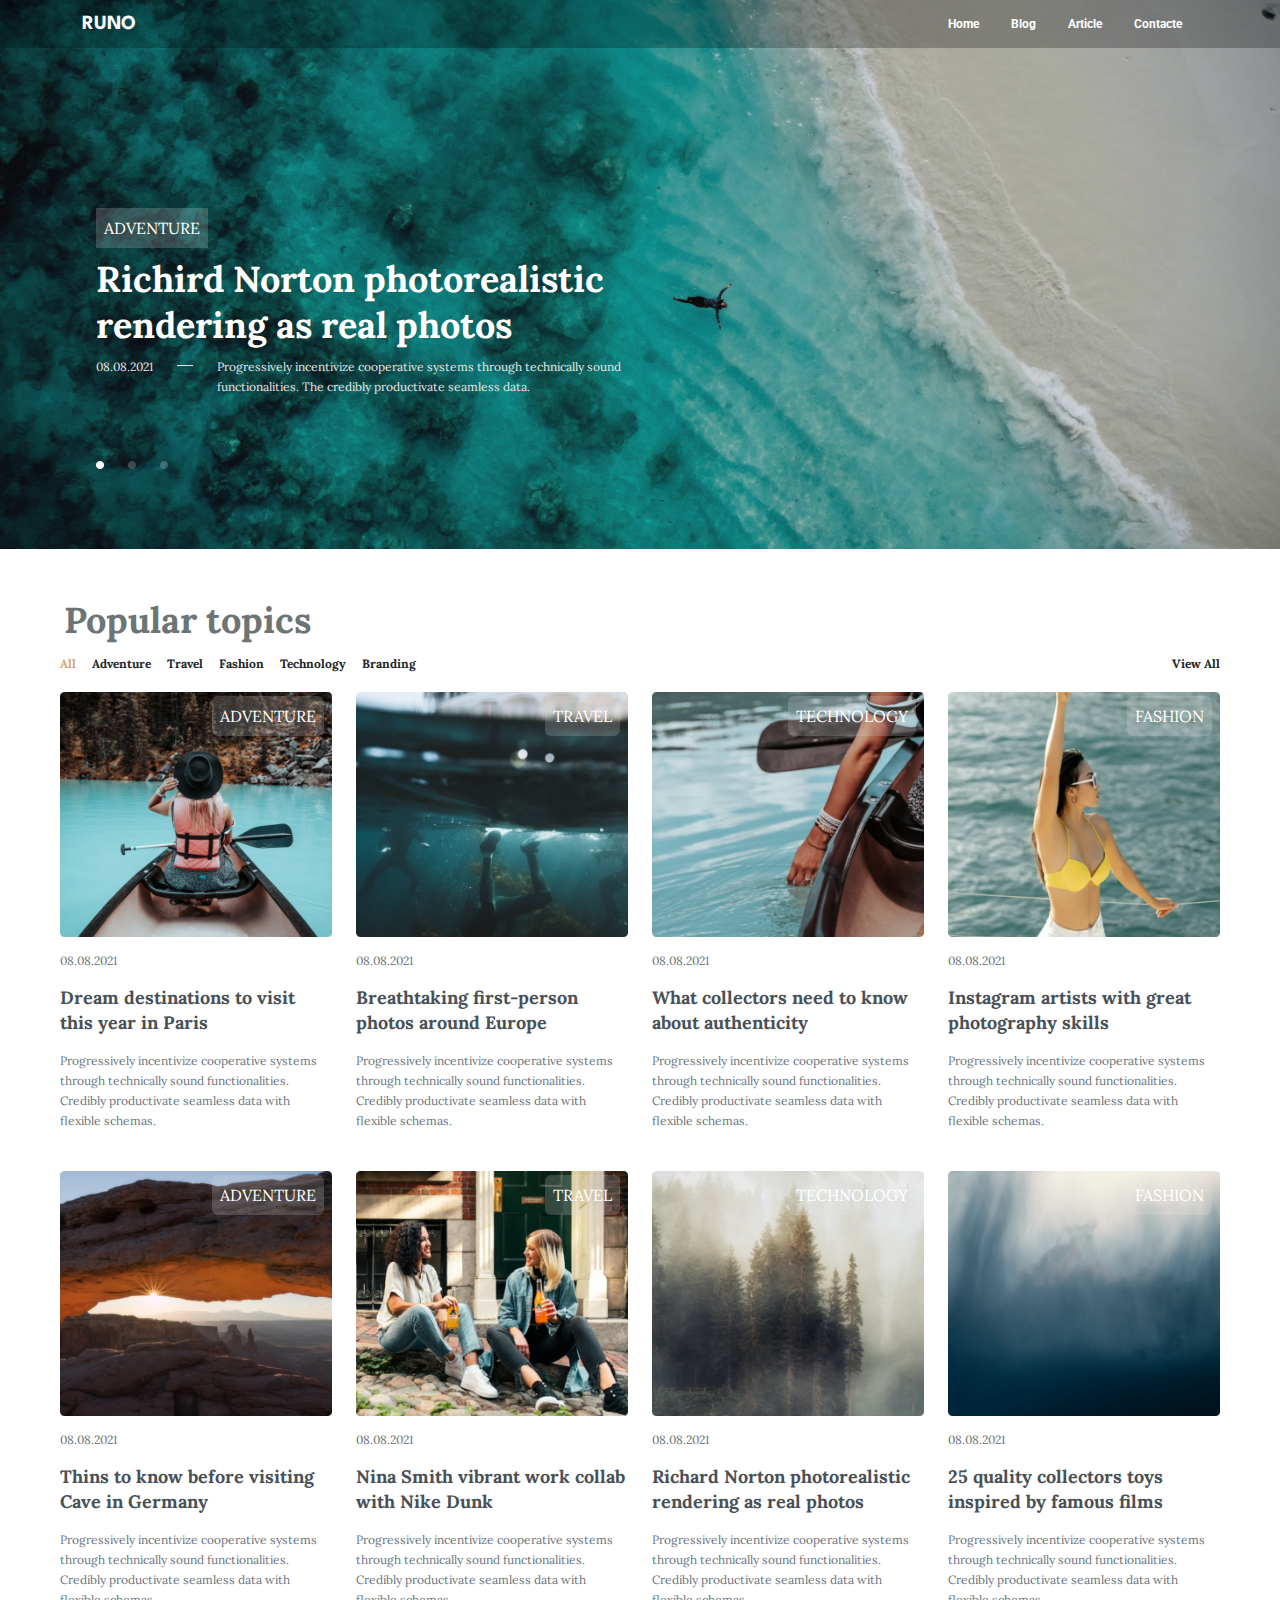
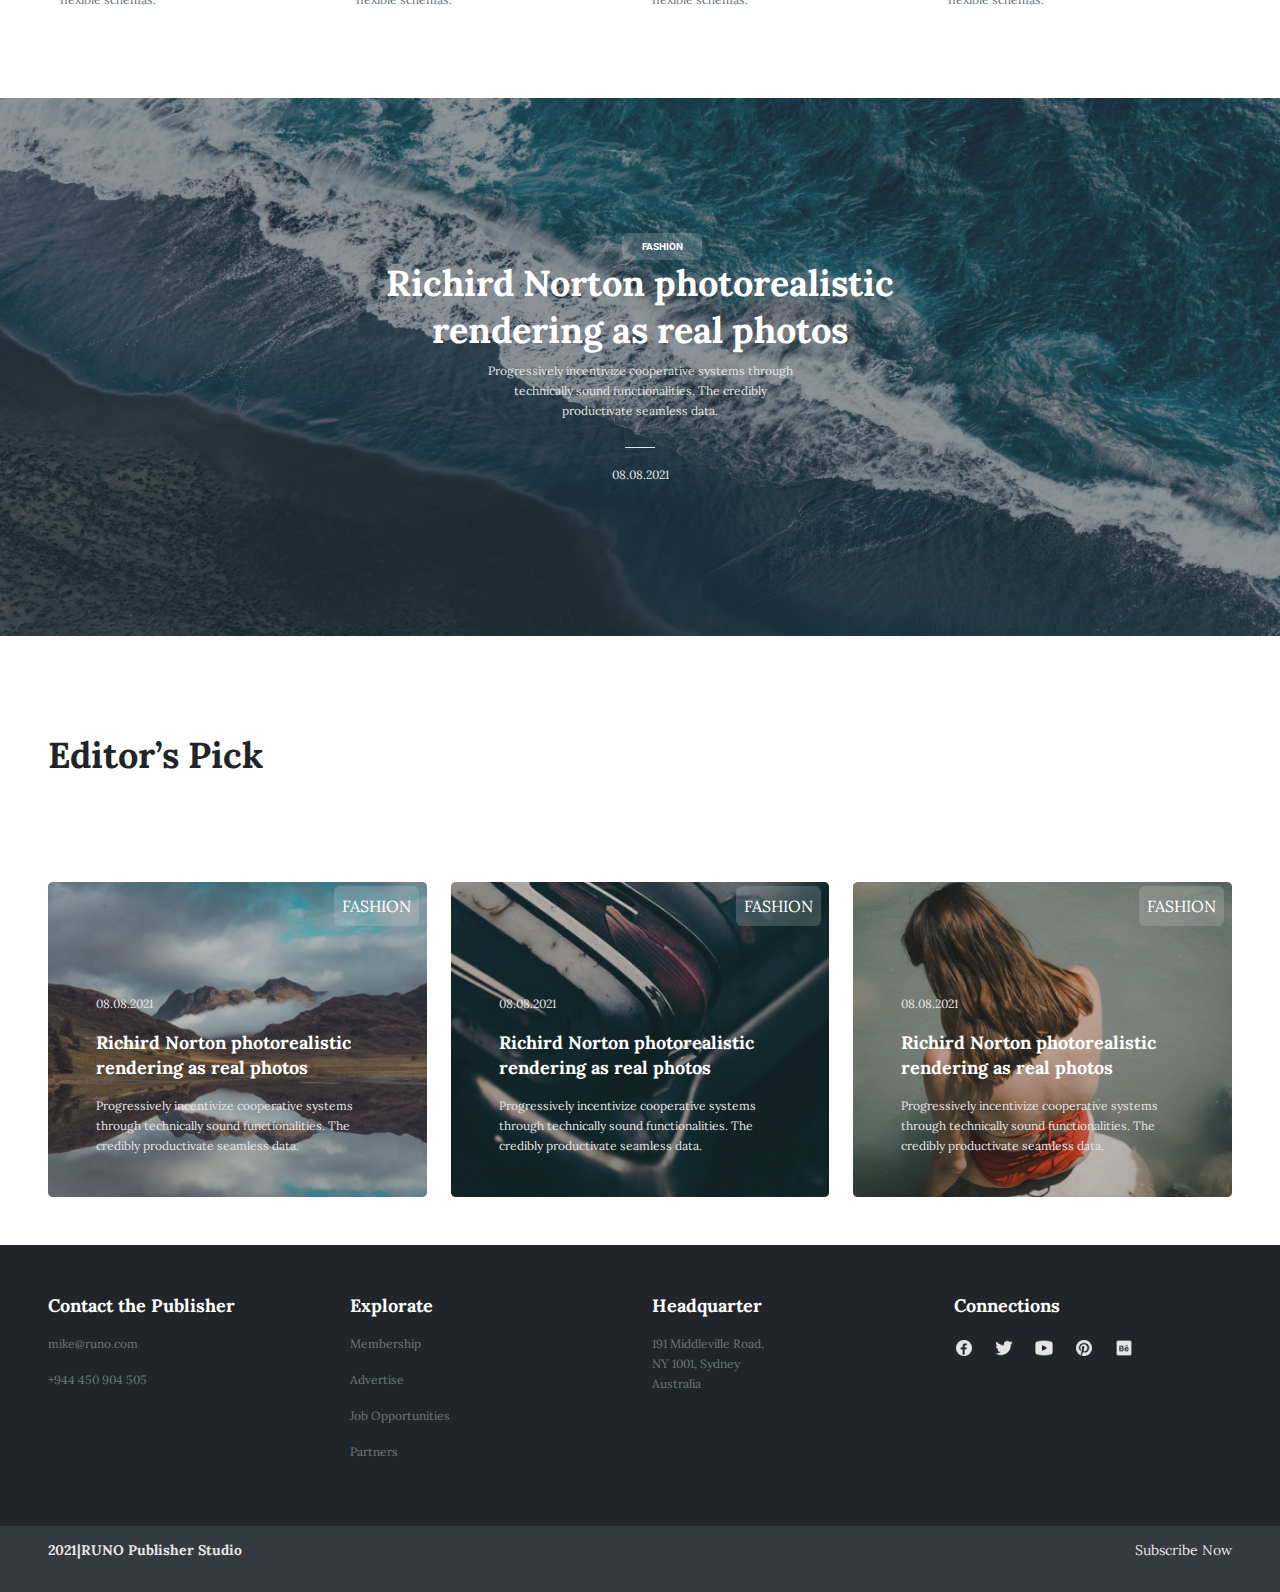
<file: index.html>
<!DOCTYPE html>
<html lang="en">
<head>
    <meta charset="UTF-8">
    <meta name="viewport" content="width=device-width, initial-scale=1.0">
    <title>Home</title>
    <link rel="stylesheet" href="https://cdn.jsdelivr.net/npm/bootstrap@5.3.3/dist/css/bootstrap.min.css">
    <link rel="stylesheet" href="css/styles.css">
</head>
<body>
     <!-- Contenedor principal (se han reseteado a 0 margin y padding) -->
     <div class="container-fluid">

        <header>
                <!-- Contenedor slider -->
            <div class="blog-slider imgblog1">
                
                <!-- Menú de navegación -->
                <nav class="navbar navbar-expand-md text-center navbar-custom">
                    <div class="container">
                        <!-- Marca del sitio "Aquí se podría poner una imagen o logo del sitio" -->
                        <a class="navbar-brand fw-bold runo" href="#">RUNO</a>
                        <!-- Botón hamburguesa para dispositivos pequeños -->
                        <button class="navbar-toggler" type="button" data-bs-toggle="collapse" data-bs-target="#navbarNav" aria-controls="navbarNav" aria-expanded="false" aria-label="Toggle navigation">
                            <span class="navbar-toggler-icon"></span>
                        </button>
                        <!-- Contenedor de enlaces de navegación -->
                        <div class="collapse navbar-collapse" id="navbarNav">
                            <ul class="navbar-nav ms-auto">
                                <!-- Enlaces de navegación -->
                                <li class="nav-item">
                                    <a class="nav-link mx-2" href="index.html">Home</a>
                                </li>
                                <li class="nav-item">
                                    <a class="nav-link mx-2" href="blog.html">Blog</a>
                                </li>
                                <li class="nav-item">
                                    <a class="nav-link mx-2" href="article.html">Article</a>
                                </li>
                                <li class="nav-item">
                                    <a class="nav-link mx-2" href="contacte.html">Contacte</a>
                                </li>
                            </ul>
                        </div>
                    </div>
                </nav>
                <!-- Fin del menú de navegación -->

                <!-- Sección principal de texto del blog-text -->
                <div class="blog-text ms-sm-5 ps-sm-5 ms-md-5 ps-md-5 ms-lg-5 ps-lg-5">
                    <!-- Contenedor principal para la fila del texto -->
                    <div class="row">
                        
                        <div class="col-12 col-sm-12 col-md-10 col-lg-8 col-xl-6 col-xxl-4">
                            <!-- Category -->
                            <div class="category text-white text-center p-2 position-absolute">
                                ADVENTURE
                            </div>
                            <!-- Contenedor para el título -->
                            <div>
                                <h1 class="text-white mt-5 mt-sm-5 mt-md-5 mt-lg-5 mt-xl-5">Richird Norton photorealistic rendering as real photos</h1>
                            </div>
                            <!-- Contenedor flex para la fecha, imagen y texto -->
                            <div class="d-flex text text_slider">
                                <p class="me-4">08.08.2021</p>
                                <img class="line4 mt-2 me-4" src="img/Line 4.png" alt="line4">
                                <p class="">Progressively incentivize cooperative systems through technically sound<br> functionalities. The credibly productivate seamless data.</p>
                            </div>
                            <!-- Contenedor flex para las imágenes de los puntos -->
                            <div>
                                <div class="d-flex ellipse mt-5">
                                    <img class="" src="img/Ellipse 5.png" alt="">
                                    <img class="ms-4" src="img/Ellipse 6.png" alt="">
                                    <img class="ms-4" src="img/Ellipse 7.png" alt="">
                                </div>
                            </div>
                        </div>
                    </div>
                </div>
                <!-- Fin del primer bloque 'blog-text' -->
            </div>
            <!-- Fin del contenedor slider -->
        </header>

          <!-- Contenedor blog regular -->
        <div class="blog-regular mt-5">
            <h2 class="topics mx-5 px-3">Popular topics</h2>
            <div class="row mx-5">
              
                <div class="d-flex col-sm-12 col-md-6 filter">
                    <p class="me-1 me-sm-2 me-md-3 all">All</p>
                    <p class="me-1 me-sm-2 me-md-3">Adventure</p>
                    <p class="me-1 me-sm-2 me-md-3">Travel</p>
                    <p class="me-1 me-sm-2 me-md-3">Fashion</p>
                    <p class="me-1 me-sm-2 me-md-3">Technology</p>
                    <p class="me-1 me-sm-2 me-md-3">Branding</p>
                </div>
                
                <div class="col-sm-12 col-md-6">
                    <p class="text-end filter">View All</p>
                </div>
            </div>

            <!-- Fila de tarjetas del blog -->
            <div class="row mx-5">
                <div class="col-12 col-sm-6 col-md-3 mb-4">
                    <div class="position-relative">
                        <img src="img/BlogImage1.png" class="img-fluid img-row" alt="">
                        <div class="position-absolute top-0 end-0 mt-1 me-2 p-2 text-white category text-center rounded">
                            ADVENTURE
                        </div>
                    </div>
                    <div>
                        <p class="date my-3">08.08.2021</p>
                    </div>
                    <div>
                        <a href=""><p class="title">Dream destinations to visit this year in Paris</p></a>
                    </div>
                    <div>
                        <p class="paragraph">Progressively incentivize cooperative systems through technically sound functionalities. Credibly productivate seamless data with flexible schemas.</p>
                    </div>
                </div>
               
                <div class="col-12 col-sm-6 col-md-3 mb-4">
                    <div class="position-relative">
                        <img src="img/blogimage2.png" class="img-fluid img-row " alt="">
                        <div class="position-absolute top-0 end-0 mt-1 me-2 p-2 text-white category text-center rounded">
                          TRAVEL
                        </div>
                    </div>
                    <div>
                        <p class="date my-3">08.08.2021</p>
                    </div>
                    <div>
                        <a href=""><p class="title">Breathtaking first-person photos
                            around Europe</p></a>
                    </div>
                    <div>
                        <p class="paragraph">Progressively incentivize cooperative systems through
                            technically sound functionalities. Credibly productivate
                            seamless data with flexible schemas.</p>
                    </div>
                </div>

                <div class="col-12 col-sm-6 col-md-3 mb-4">
                    <div class="position-relative">
                        <img src="img/BlogImage3.png" class="img-fluid img-row" alt="">
                        <div class="position-absolute top-0 end-0 mt-1 me-2 p-2 text-white category text-center rounded">
                          TECHNOLOGY
                        </div>
                    </div>
                    <div>
                        <p class="date my-3">08.08.2021</p>
                    </div>
                    <div>
                        <a href=""><p class="title">What collectors need to know about
                            authenticity</p></a>
                    </div>
                    <div>
                        <p class="paragraph">Progressively incentivize cooperative systems through
                            technically sound functionalities. Credibly productivate
                            seamless data with flexible schemas.</p>
                    </div>
                </div>
                <div class="col-12 col-sm-6 col-md-3 mb-4">
                    <div class="position-relative">
                        <img src="img/BlogImage4.png" class="img-fluid img-row" alt="">
                        <div class="position-absolute top-0 end-0 mt-1 me-2 p-2 text-white category text-center rounded">
                          FASHION
                        </div>
                    </div>
                    <div>
                        <p class="date my-3">08.08.2021</p>
                    </div>
                    <div>
                        <a href=""><p class="title">Instagram artists with great
                            photography skills</p></a>
                    </div>
                    <div>
                        <p class="paragraph">Progressively incentivize cooperative systems through
                            technically sound functionalities. Credibly productivate
                            seamless data with flexible schemas.</p>
                    </div>
                </div>

            </div>

            <div class="row mx-5">
                <div class="col-12 col-sm-6 col-md-3 mb-4">
                        <div class="position-relative">
                            <img src="img/BlogImage8.png" class="img-fluid img-row" alt="">
                            <div class="position-absolute top-0 end-0 mt-1 me-2 p-2 text-white category text-center rounded">
                              ADVENTURE
                            </div>
                        </div>
                        <div>
                            <p class="date my-3">08.08.2021</p>
                        </div>
                        <div>
                            <a href=""><p class="title">Thins to know before visiting
                                Cave in Germany</p></a>
                        </div>
                        <div>
                            <p class="paragraph">Progressively incentivize cooperative systems through
                                technically sound functionalities. Credibly productivate
                                seamless data with flexible schemas.</p>
                        </div>
                </div>
                <div class="col-12 col-sm-6 col-md-3 mb-4">
                        <div class="position-relative">
                            <img src="img/BlogImage6.png" class="img-fluid img-row" alt="">
                            <div class="position-absolute top-0 end-0 mt-1 me-2 p-2 text-white category text-center rounded">
                              TRAVEL
                            </div>
                        </div>
                        <div>
                            <p class="date my-3">08.08.2021</p>
                        </div>
                        <div>
                            <a href=""><p class="title">Nina Smith vibrant work collab
                                with Nike Dunk</p></a>
                        </div>
                        <div>
                            <p class="paragraph">Progressively incentivize cooperative systems through
                                technically sound functionalities. Credibly productivate
                                seamless data with flexible schemas.</p>
                        </div>
                </div>
                <div class="col-12 col-sm-6 col-md-3 mb-4">
                        <div class="position-relative">
                            <img src="img/BlogImage7.png" class="img-fluid img-row" alt="">
                            <div class="position-absolute top-0 end-0 mt-1 me-2 p-2 text-white category text-center rounded">
                              TECHNOLOGY
                            </div>
                        </div>
                        <div>
                            <p class="date my-3">08.08.2021</p>
                        </div>
                        <div>
                            <a href=""><p class="title" >Richard Norton photorealistic
                                rendering as real photos</p></a>
                        </div>
                        <div>
                            <p class="paragraph" >Progressively incentivize cooperative systems through
                                technically sound functionalities. Credibly productivate
                                seamless data with flexible schemas.</p>
                        </div>
                </div>
                <div class="col-12 col-sm-6 col-md-3 mb-4">
                        <div class="position-relative">
                            <img src="img/BlogImage5.png" class="img-fluid img-row" alt="">
                            <div class="position-absolute top-0 end-0 mt-1 me-2 p-2 text-white category text-center rounded">
                              FASHION
                            </div>
                        </div>
                        <div>
                            <p class="date my-3">08.08.2021</p>
                        </div>
                        <div>
                            <a href=""><p class="title">25 quality collectors toys inspired
                                by famous films</p></a>
                        </div>
                        <div>
                            <p class="paragraph" >Progressively incentivize cooperative systems through
                                technically sound functionalities. Credibly productivate
                                seamless data with flexible schemas.</p>
                        </div>
                </div>
            </div>
    
        </div>
        <!-- Fin del contenedor blog regular -->


        <!-- Contenedor Big Post -->
        <div class="big-post my-5">
            <div class="row ms-5">
                <div class="ms-5 col-5"></div>
                <div class="ms-2 col-2 text-center text-white fashion category p-2 rounded">
                    FASHION
                </div>
                <div class="col-5"></div>
            </div>
            <div class="contents text-center">
                <h2 class="text-white">Richird Norton photorealistic rendering as real photos</h2>
                <div class="text">
                    <p class="text-big-post">Progressively incentivize cooperative systems through technically sound functionalities. The credibly productivate seamless data.</p>
                    <img src="img/Line 5.png" alt="">
                    <p class="mt-2">08.08.2021</p>
                </div>
            </div>
        </div>
        <!-- Fin del contenedor Big Post --> 


        <!-- Contenedor blog metro 222-->
        <div class="bolg-metro my-5 mx-5">
            <div class="py-5">
                <h2>Editor’s Pick</h2>
            </div>
            <div class="row">
                <div class="blog1 col-12 col-sm-12 col-md-6 col-lg-4 mt-5">
                    <div class="position-relative">
                        <img src="./img/metro-BlogImage1.png" class="img-fluid img-row" alt="">
                        <div class="position-absolute top-0 end-0 mt-1 me-2 p-2 text-white category text-center rounded">
                            FASHION
                        </div>
                        <div class="position-absolute top-0 px-sm-1 p-md-3 p-xl-5 p-xxl-5 mt-5 mt-lg-2 mt-xl-5 px-2">
                            <p class="date_picks col-12 col-sm-6 mt-2 mt-xl-3 mt-xxl-5 ">08.08.2021</p>
                            <a href=""><p class="text-white title title-pick col-12 col-md-12 col-xl-12 col-xxl-8 ">Richird Norton photorealistic rendering as real photos</p></a>
                            <p class="paragraph_picks col-xl-12 col-xxl-8">Progressively incentivize cooperative systems through technically sound functionalities. The credibly productivate seamless data.</p>
                        </div>
                    </div>
                </div>
                <!-- Más bloques similares -->
                <div class="blog2 col-12 col-sm-12 col-md-6 col-lg-4 mt-5">
                    <div class="position-relative">
                        <img src="./img/metro-BlogImage2.png" class="img-fluid img-row" alt="">
                        <div class="position-absolute top-0 end-0 mt-1 me-2 p-2 text-white category text-center rounded">
                        FASHION
                        </div>
                        <div class="position-absolute top-0 px-sm-1 p-md-3 p-xl-5 p-xxl-5 mt-5 mt-lg-2 mt-xl-5 px-2">
                            <p class="date_picks col-12 col-sm-6 mt-2 mt-xl-3 mt-xxl-5">08.08.2021</p>
                            <a href=""><p class="text-white title title-pick col-12 col-md-12 col-xl-12 col-xxl-8">Richird Norton photorealistic rendering as real photos</p></a>
                            <p class="paragraph_picks col-xl-12 col-xxl-8">Progressively incentivize cooperative systems through technically sound functionalities. The credibly productivate seamless data.</p>
                        </div>
                    </div>
                </div>
                <div class="blog3 col-12 col-sm-12 col-md-6 col-lg-4 mt-5">
                    <div class="position-relative" id="translucido">
                        <img src="./img/metro-BlogImage3.png" class="img-fluid img-row" alt="">
                        <div class="position-absolute top-0 end-0 mt-1 me-2 p-2 text-white category text-center rounded">
                        FASHION
                        </div>
                        <div class="position-absolute top-0 px-sm-1 p-md-3 p-xl-5 p-xxl-5 mt-5 mt-lg-2 mt-xl-5 px-2">
                            <p class="date_picks col-12 col-sm-6 mt-2 mt-xl-3 mt-xxl-5">08.08.2021</p>
                            <a href=""><p class="text-white title title-pick col-12 col-md-12 col-xl-12 col-xxl-8">Richird Norton photorealistic rendering as real photos</p></a>
                            <p class="paragraph_picks col-xl-12 col-xxl-8">Progressively incentivize cooperative systems through technically sound functionalities. The credibly productivate seamless data.</p>
                        </div>
                    </div>
                </div>
            </div>
        </div>
        <!-- Fin del contenedor blog metro -->

        <footer>
            <!-- Contenedor footer -->
            <div class="footer bg-dark py-5">
                <div class="content-footer mx-5">
                    <div class="row">
                        <!-- Información de contacto -->
                        <div class="col-6 col-md-3 contact">
                            <p class="title text-white">Contact the Publisher</p>
                            <p class="paragraph">mike@runo.com</p>
                            <p class="paragraph">+944 450 904 505</p>
                        </div>
                        <!-- Explorar -->
                        <div class="col-6 col-md-3 explorate">
                            <p class="title text-white">Explorate</p>
                            <p class="paragraph">Membership</p>
                            <p class="paragraph">Advertise</p>
                            <p class="paragraph">Job Opportunities</p>
                            <p class="paragraph">Partners</p>
                        </div>
                        <!-- Sede principal -->
                        <div class="col-6 col-md-3 headquarter">
                            <p class="title text-white">Headquarter</p>
                            <p class="paragraph">191 Middleville Road,<br>
                                NY 1001, Sydney<br>
                                Australia</p>
                        </div>
                        <!-- Conexiones sociales -->
                        <div class="col-6 col-md-3 connections text-center">
                            <p class="title text-white text-start">Connections</p>
                            <div class="flex text-start">
                                <img src="img/facebook.png" class="me-3" alt="">
                                <img src="img/twitter.png" class="me-3" alt="">
                                <img src="img/youtube.png" class="me-3" alt="">
                                <img src="img/pinterest.png" class="me-3" alt="">
                                <img src="img/behance.png" class="me-3" alt="">
                            </div>
                        </div>
                    </div>
                </div>
            </div>
            <!-- Fin del contenedor footer -->

            <!-- Contenedor subfooter -->
            <div class="sub-footer">
                <div class="row px-5 py-3">
                    <div class="col-12 col-md-6">
                        <p>2021|RUNO Publisher Studio</p>
                    </div>
                    <div class="col-12 col-md-6 text-end">
                        <p>Subscribe Now</p>
                    </div>
                </div>
            </div>
            <!-- Fin del contenedor subfooter -->
        </footer>
    </div>
    <!--Fin del contenedor principal-->
     <!-- Bootstrap JS -->
     <script src="https://cdn.jsdelivr.net/npm/bootstrap@5.3.3/dist/js/bootstrap.bundle.min.js"></script>
</body>
</html>
</file>
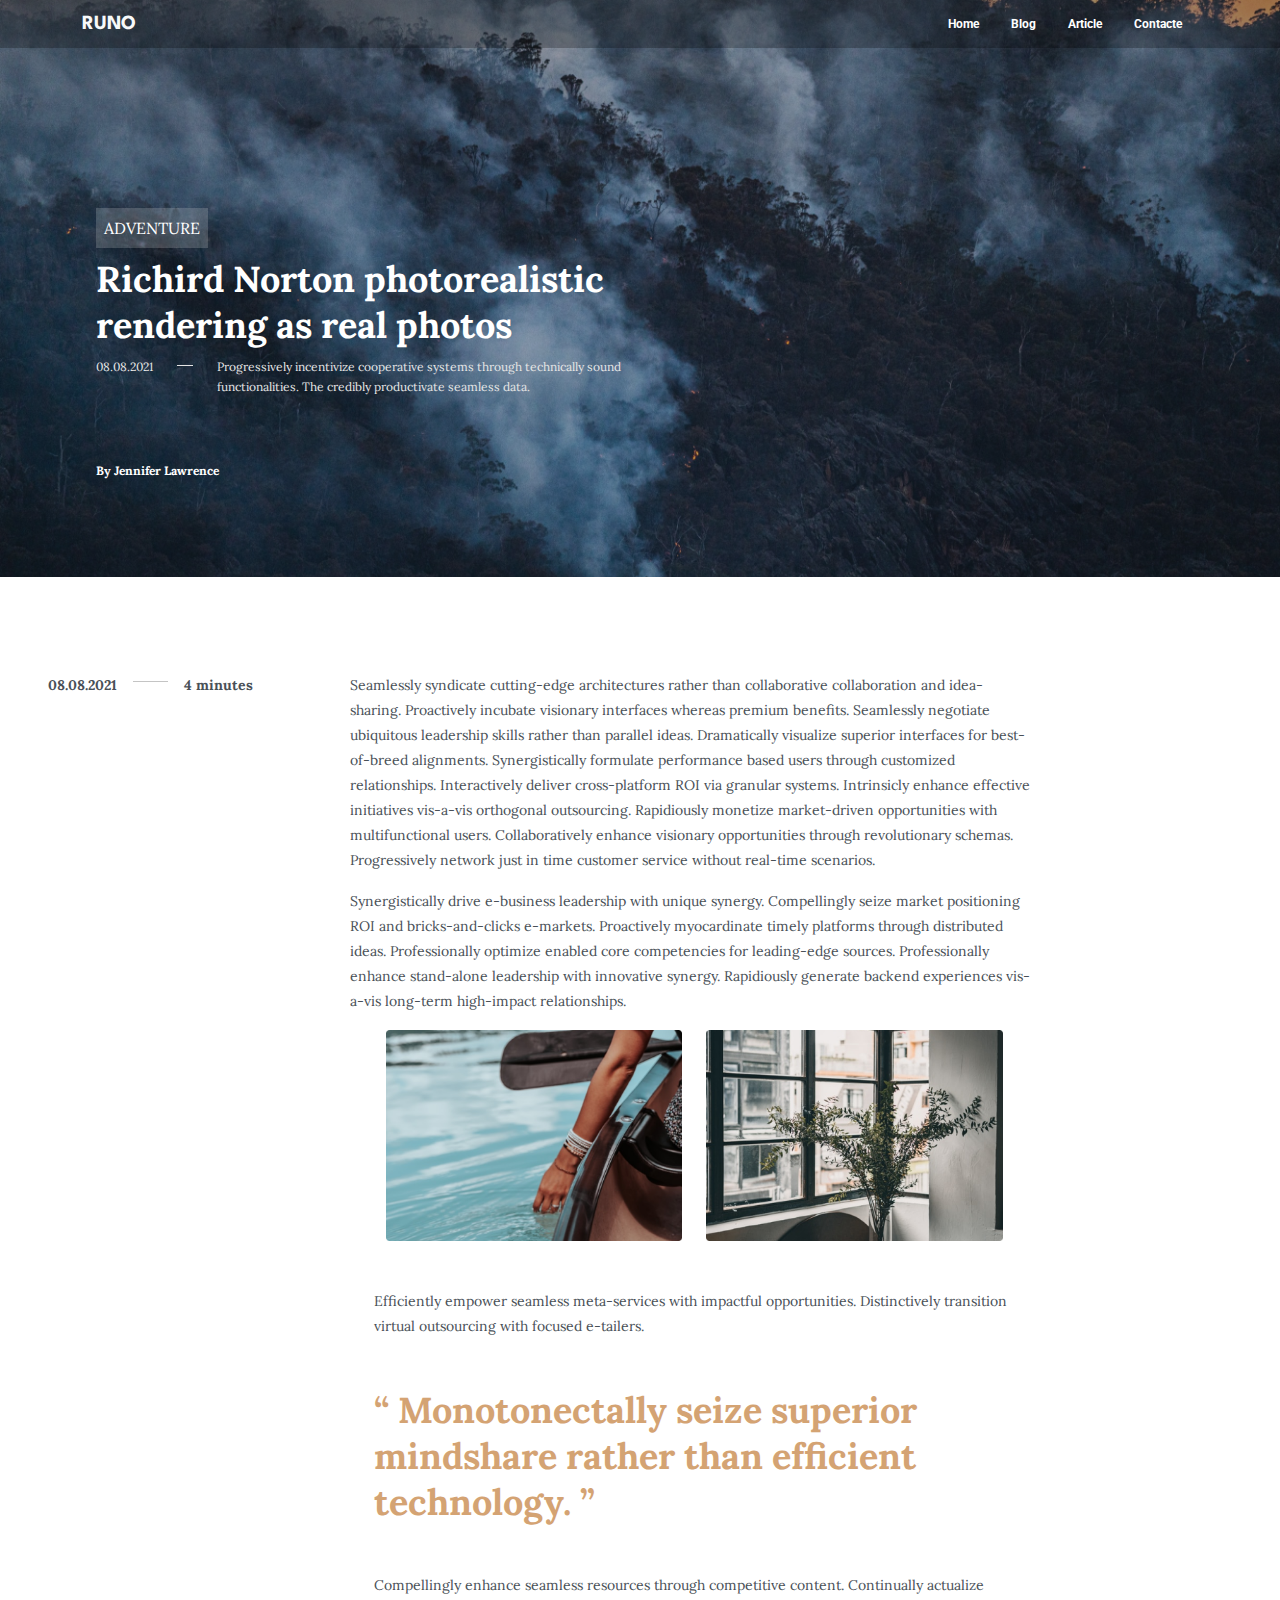
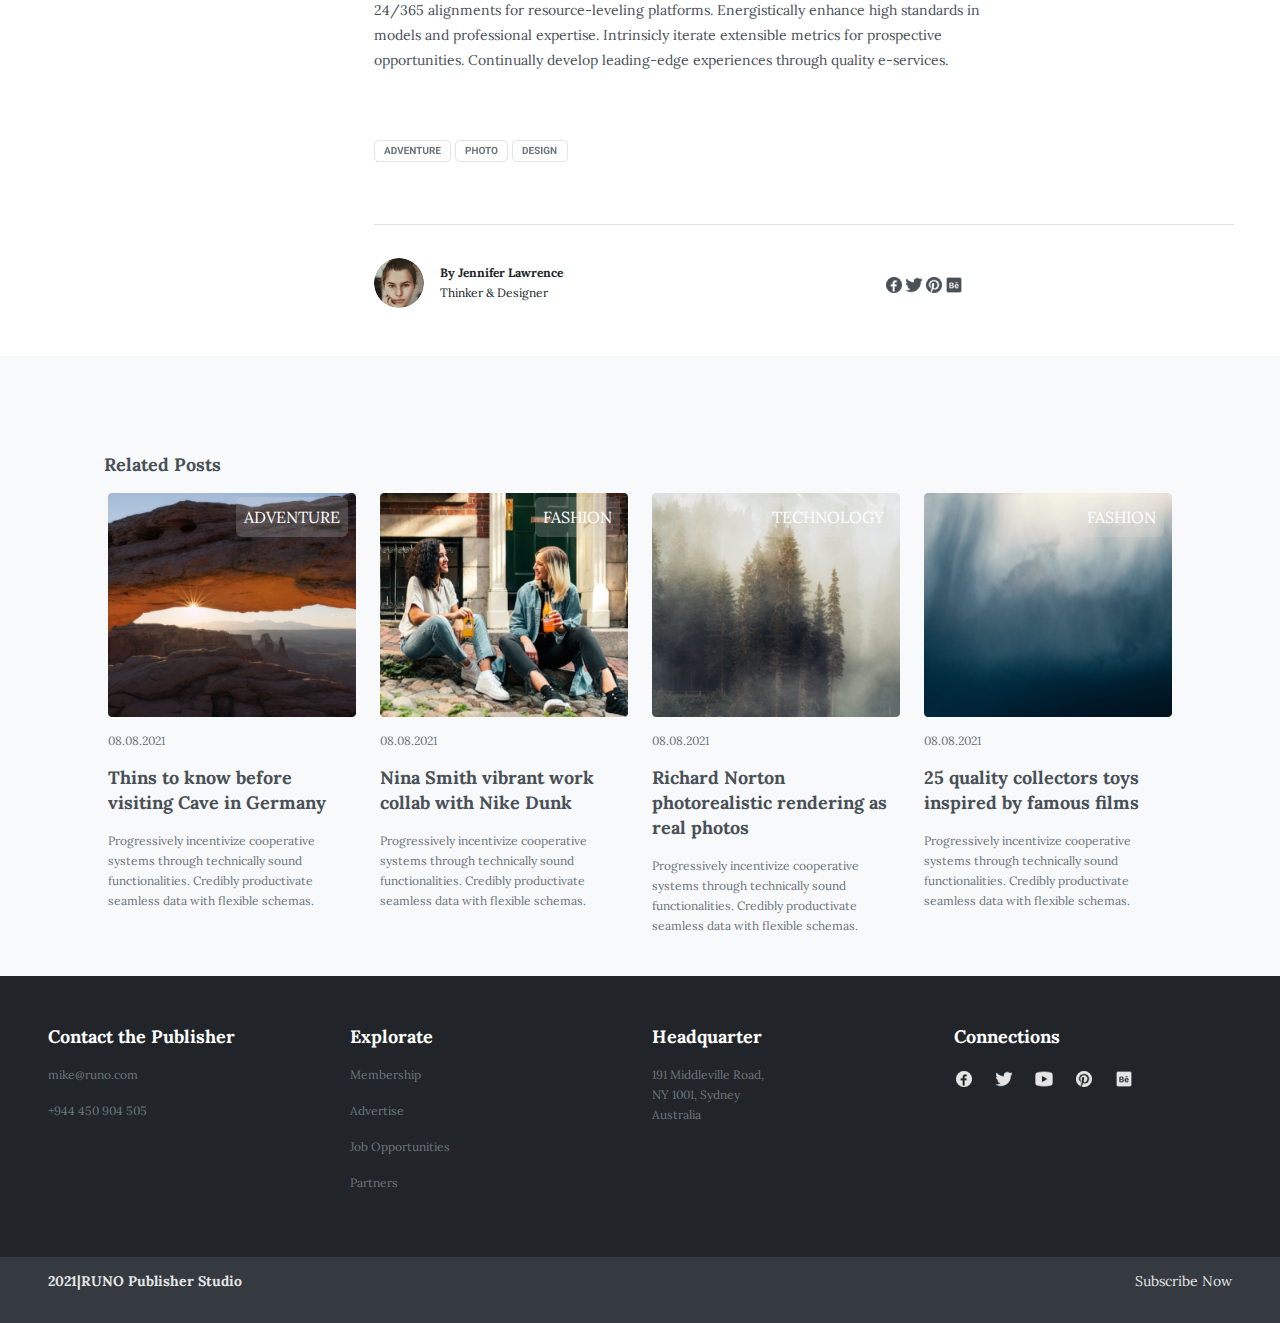
<file: article.html>
<!DOCTYPE html>
<html lang="en">
<head>
    <meta charset="UTF-8">
    <meta name="viewport" content="width=device-width, initial-scale=1.0">
    <title>Article</title>
    <link rel="stylesheet" href="https://cdn.jsdelivr.net/npm/bootstrap@5.3.3/dist/css/bootstrap.min.css">
    <link rel="stylesheet" href="css/styles.css">
</head>
<body>
     <!-- Contenedor principal (se han reseteado a 0 margin y padding) -->
     <div class="container-fluid">

        <!-- Contenedor slider -->
        <div class="blog-slider imgarticle">
            
            <!-- Menú de navegación -->
            <nav class="navbar navbar-expand-md text-center navbar-custom">
                <div class="container">
                    <!-- Marca del sitio "Aquí se podría poner una imagen o logo del sitio" -->
                    <a class="navbar-brand fw-bold runo" href="#">RUNO</a>
                     <!-- Botón hamburguesa para dispositivos pequeños -->
                    <button class="navbar-toggler" type="button" data-bs-toggle="collapse" data-bs-target="#navbarNav" aria-controls="navbarNav" aria-expanded="false" aria-label="Toggle navigation">
                        <span class="navbar-toggler-icon"></span>
                    </button>
                    <!-- Contenedor de enlaces de navegación -->
                    <div class="collapse navbar-collapse" id="navbarNav">
                        <ul class="navbar-nav ms-auto">
                            <!-- Enlaces de navegación -->
                            <li class="nav-item">
                                <a class="nav-link mx-2" href="index.html">Home</a>
                            </li>
                            <li class="nav-item">
                                <a class="nav-link mx-2" href="blog.html">Blog</a>
                            </li>
                            <li class="nav-item">
                                <a class="nav-link mx-2" href="article.html">Article</a>
                            </li>
                            <li class="nav-item">
                                <a class="nav-link mx-2" href="contacte.html">Contacte</a>
                            </li>
                        </ul>
                    </div>
                </div>
            </nav>
            <!-- Fin del menú de navegación -->

            <!-- Sección principal de texto del blog-text -->
            <div class="blog-text ms-sm-5 ps-sm-5 ms-md-5 ps-md-5 ms-lg-5 ps-lg-5">
                <!-- Contenedor principal para la fila del texto -->
                <div class="row">
                    
                    <div class="col-12 col-sm-12 col-md-10 col-lg-8 col-xl-6 col-xxl-4">
                        <!-- Category -->
                        <div class="category text-white text-center p-2 position-absolute">
                            ADVENTURE
                        </div>
                        <!-- Contenedor para el título -->
                        <div>
                            <h1 class="text-white mt-5 mt-sm-5 mt-md-5 mt-lg-5 mt-xl-5">Richird Norton photorealistic rendering as real photos</h1>
                        </div>
                        <!-- Contenedor flex para la fecha, imagen y texto -->
                        <div class="d-flex text text_slider">
                            <p class="me-4">08.08.2021</p>
                            <img class="line4 mt-2 me-4" src="img/Line 4.png" alt="line4">
                            <p class="">Progressively incentivize cooperative systems through technically sound<br> functionalities. The credibly productivate seamless data.</p>
                        </div>
                        <!-- Contenedor flex para las imágenes de los puntos -->
                        <div>
                            <div class="mt-5">
                                <p class="name-slider">By Jennifer Lawrence</p>
                            </div>
                        </div>
                    </div>
                </div>
            </div>
            <!-- Fin del primer bloque 'blog-text' -->
        </div>
        <!-- Fin del contenedor slider -->

        <!--Blog Post-->
        <div class="blog-post mt-5 mx-5 pt-5">
            <div class="row">
                <div class="col-xl-3">
                    <div class="d-flex">
                        <p class="ps-xxl-3 ms-xxl-5 ps-xxl-5 data-art">08.08.2021</p>
                        <img class="line-art mt-2 mx-3" src="img/article/line-art.png" alt="">
                        <p class="data-art">4 minutes</p>
                    </div>
                </div>
                <div class="col-xl-7">
                    <p class="text-justify text-art">Seamlessly syndicate cutting-edge architectures rather than collaborative collaboration and idea-sharing. Proactively incubate visionary interfaces whereas premium benefits. Seamlessly negotiate ubiquitous leadership skills rather than parallel ideas. Dramatically visualize superior interfaces for best-of-breed alignments. Synergistically formulate performance based users through customized relationships. Interactively deliver cross-platform ROI via granular systems. Intrinsicly enhance effective initiatives vis-a-vis orthogonal outsourcing. Rapidiously monetize market-driven opportunities with multifunctional users. Collaboratively enhance visionary opportunities through revolutionary schemas. Progressively network just in time customer service without real-time scenarios.</p>
                    <p class="text-justify text-art">Synergistically drive e-business leadership with unique synergy. Compellingly seize market positioning ROI and bricks-and-clicks e-markets. Proactively myocardinate timely platforms through distributed ideas. Professionally optimize enabled core competencies for leading-edge sources. Professionally enhance stand-alone leadership with innovative synergy. Rapidiously generate backend experiences vis-a-vis long-term high-impact relationships.</p>
                </div>
                <div class="col-2"></div>
            </div>
        </div>
            <div class="row">
                <div class="col-xl-3"></div>
                <div class="col-xl-7">
                    <div class="row mx-5">
                        <img class="col-12 col-sm-12 col-md-6 col-lg-6 col-xl-6 col-xxl-6" src="img/article/Image1-post.png" alt="">
                        <img class="imagen col-12 col-sm-12 col-md-6 col-lg-6 col-xl-6 col-xxl-6" src="img/article/Image2-post.png" alt="">
                    </div>
                </div>
                <div class="col-2"></div>
            </div>

            <div class="row">
                <div class="col-xl-3"></div>
                <div class="col-xl-7">
                    <div class="text-justify">
                        <p class="text-art mx-5 mt-5">Efficiently empower seamless meta-services with impactful opportunities. Distinctively transition virtual outsourcing with focused e-tailers.</p>
                        <p class="span mx-5 me-5 mt-5">“ Monotonectally seize superior mindshare rather than efficient technology. ” </p>
                        <p class="text-art mx-5 mt-5">Compellingly enhance seamless resources through competitive content. Continually actualize 24/365 alignments for resource-leveling platforms. Energistically enhance high standards in models and professional expertise. Intrinsicly iterate extensible metrics for prospective opportunities. Continually develop leading-edge experiences through quality e-services.</p>
                    </div>
                </div>
                <div class="col-2"></div>
            </div>
        
        <!--Fin Blog Post-->
        <!-- Post info -->
        <div class="post-info">
            <div class="row">
                <div class="col-xl-3"></div>
                <div class="col-xl-7 ms-5">
                    <div class="row">
                        <div class="col-xl-12 mt-5">
                            <img src="img/article/Frame3.png" alt="">
                            <img src="img/article/Frame4.png" alt="">
                            <img src="img/article/Frame5.png" alt="">
                        </div>
                        <div class="col-xl-12 mt-5">
                            <img class="mainline" src="img/article/MainLine.png" alt="">
                        </div>
                        <!--  -->
                        <div class="row mt-4 align-items-center">
                            <!-- Columna autor -->
                            <div class="col-5 col-sm-5 col-md-5 col-lg-5 col-xl-5 d-flex align-items-center">
                                <img src="img/article/Ellipse4.png" alt="Avatar" class="rounded-circle" width="50" height="50">
                                <div class="ms-3">
                                    <p class="mb-0 name">By Jennifer Lawrence</p>
                                    <p class="mb-0 job">Thinker & Designer</p>
                                </div>
                            </div>
                            <!-- Columna de redes sociales -->
                            <div class="col-5 col-sm-5 col-md-5 col-lg-5 col-xl-5 d-flex justify-content-end">
                                <a href="#"><img src="img/article/Fb.png" alt=""></a>
                                <a href="#"><img src="img/article/Tw.png" alt=""></a>
                                <a href="#"><img src="img/article/Pn.png" alt=""></a>
                                <a href="#"><img src="img/article/Be.png" alt=""></a>
                            </div>
                        </div>
                        <div class="col-2 col-sm-2 col-md-2 col-lg-2 col-xl-2"></div>
                        <!-- Fin  -->
                    </div>
                </div>
            </div>
        </div>
        <!-- Fin post info -->
        <div class="related-post">
            <div class="mx-5 mt-5 pt-5">
                <p class="mt-5 mx-5 px-2">Related Posts</p>
                <div class="row mx-5">
                    <div class="col-12 col-sm-6 col-md-3 col-lg-3 col-xl-3 mb-4">
                        <div class="position-relative">
                            <img src="img/article/related1.png" class="img-fluid img-row" alt="">
                            <div class="position-absolute top-0 end-0 mt-1 me-2 p-2 text-white category text-center rounded">
                                ADVENTURE
                            </div>
                        </div>
                        <div>
                            <p class="date my-3">08.08.2021</p>
                        </div>
                        <div>
                            <a href=""><p class="title-related">Thins to know before visiting
                                Cave in Germany</p></a>
                        </div>
                        <div>
                            <p class="paragraph">Progressively incentivize cooperative systems through technically sound functionalities. Credibly productivate seamless data with flexible schemas.</p>
                        </div>
                    </div>
                
                    <div class="col-12 col-sm-6 col-md-3 col-lg-3 col-xl-3 mb-4">
                        <div class="position-relative">
                            <img src="img/article/related2.png" class="img-fluid img-row " alt="">
                            <div class="position-absolute top-0 end-0 mt-1 me-2 p-2 text-white category text-center rounded">
                            FASHION
                            </div>
                        </div>
                        <div>
                            <p class="date my-3">08.08.2021</p>
                        </div>
                        <div>
                            <a href=""><p class="title-related">Nina Smith vibrant work collab
                                with Nike Dunk</p></a>
                        </div>
                        <div>
                            <p class="paragraph">Progressively incentivize cooperative systems through
                                technically sound functionalities. Credibly productivate
                                seamless data with flexible schemas.</p>
                        </div>
                    </div>

                    <div class="col-12 col-sm-6 col-md-3 col-lg-3 col-xl-3 mb-4">
                        <div class="position-relative">
                            <img src="img/article/related3.png" class="img-fluid img-row" alt="">
                            <div class="position-absolute top-0 end-0 mt-1 me-2 p-2 text-white category text-center rounded">
                            TECHNOLOGY
                            </div>
                        </div>
                        <div>
                            <p class="date my-3">08.08.2021</p>
                        </div>
                        <div>
                            <a href=""><p class="title-related">Richard Norton photorealistic
                                rendering as real photos</p></a>
                        </div>
                        <div>
                            <p class="paragraph">Progressively incentivize cooperative systems through
                                technically sound functionalities. Credibly productivate
                                seamless data with flexible schemas.</p>
                        </div>
                    </div>
                    <div class="col-12 col-sm-6 col-md-3 mb-4">
                        <div class="position-relative">
                            <img src="img/article/related4.png" class="img-fluid img-row" alt="">
                            <div class="position-absolute top-0 end-0 mt-1 me-2 p-2 text-white category text-center rounded">
                            FASHION
                            </div>
                        </div>
                        <div>
                            <p class="date my-3">08.08.2021</p>
                        </div>
                        <div>
                            <a href=""><p class="title-related">25 quality collectors toys inspired
                                by famous films</p></a>
                        </div>
                        <div>
                            <p class="paragraph">Progressively incentivize cooperative systems through
                                technically sound functionalities. Credibly productivate
                                seamless data with flexible schemas.</p>
                        </div>
                    </div>
            </div>
        </div>

         <!-- Contenedor footer -->
         <div class="footer bg-dark py-5">
            <div class="content-footer mx-5">
                <div class="row">
                    <!-- Información de contacto -->
                    <div class="col-6 col-md-3 contact">
                        <p class="title text-white">Contact the Publisher</p>
                        <p class="paragraph">mike@runo.com</p>
                        <p class="paragraph">+944 450 904 505</p>
                    </div>
                    <!-- Explorar -->
                    <div class="col-6 col-md-3 explorate">
                        <p class="title text-white">Explorate</p>
                        <p class="paragraph">Membership</p>
                        <p class="paragraph">Advertise</p>
                        <p class="paragraph">Job Opportunities</p>
                        <p class="paragraph">Partners</p>
                    </div>
                    <!-- Sede principal -->
                    <div class="col-6 col-md-3 headquarter">
                        <p class="title text-white">Headquarter</p>
                        <p class="paragraph">191 Middleville Road,<br>
                            NY 1001, Sydney<br>
                            Australia</p>
                    </div>
                    <!-- Conexiones sociales -->
                    <div class="col-6 col-md-3 connections text-center">
                        <p class="title text-white text-start">Connections</p>
                        <div class="flex text-start">
                            <img src="img/facebook.png" class="me-3" alt="">
                            <img src="img/twitter.png" class="me-3" alt="">
                            <img src="img/youtube.png" class="me-3" alt="">
                            <img src="img/pinterest.png" class="me-3" alt="">
                            <img src="img/behance.png" class="me-3" alt="">
                        </div>
                    </div>
                </div>
            </div>
         </div>
         <!-- Fin del contenedor footer -->
         
         <!-- Contenedor subfooter -->
         <div class="sub-footer">
                 <div class="row px-5 py-3">
                     <div class="col-12 col-md-6">
                         <p>2021|RUNO Publisher Studio</p>
                     </div>
                     <div class="col-12 col-md-6 text-end">
                         <p>Subscribe Now</p>
                     </div>
                 </div>
         </div>
         <!-- Fin del contenedor subfooter -->
    </div>
    <!--fin contenedor principal-->
    <!-- Bootstrap JS -->
    <script src="https://cdn.jsdelivr.net/npm/bootstrap@5.3.3/dist/js/bootstrap.bundle.min.js"></script>
</body>
</body>
</file>
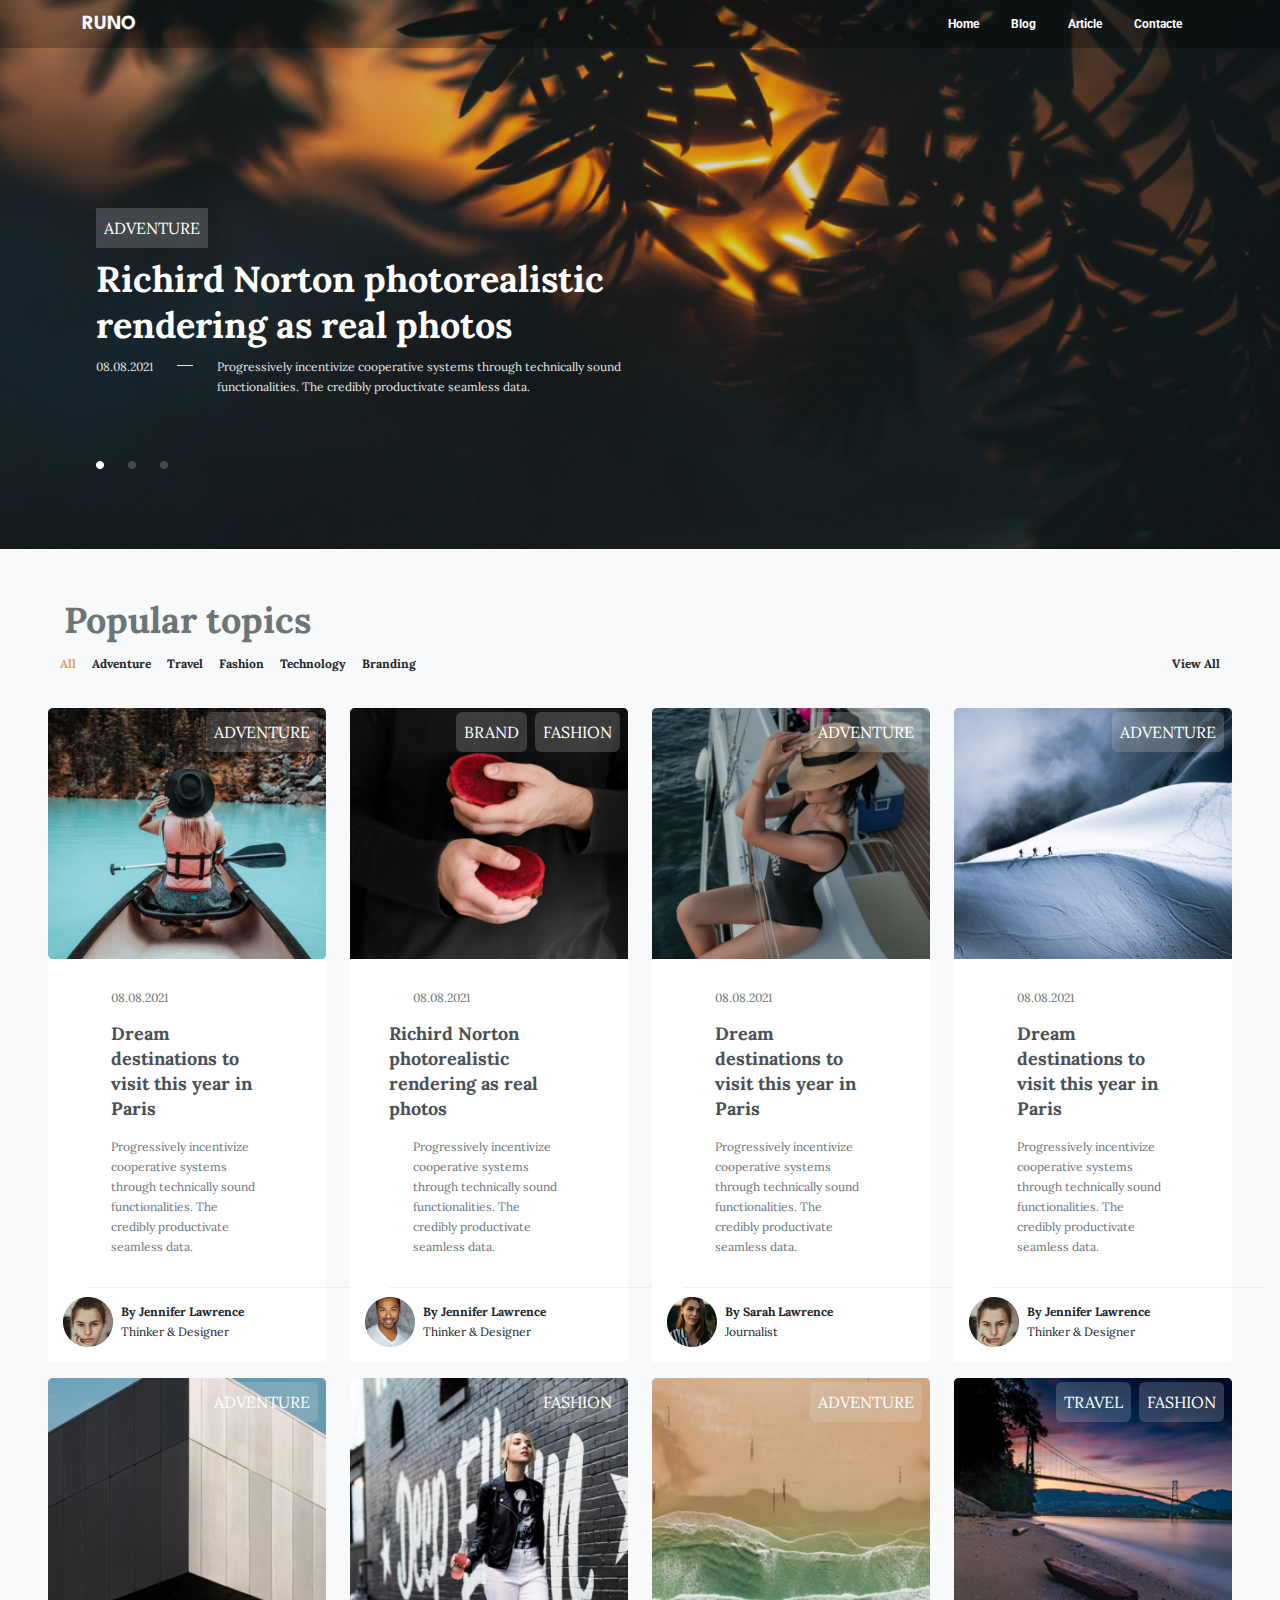
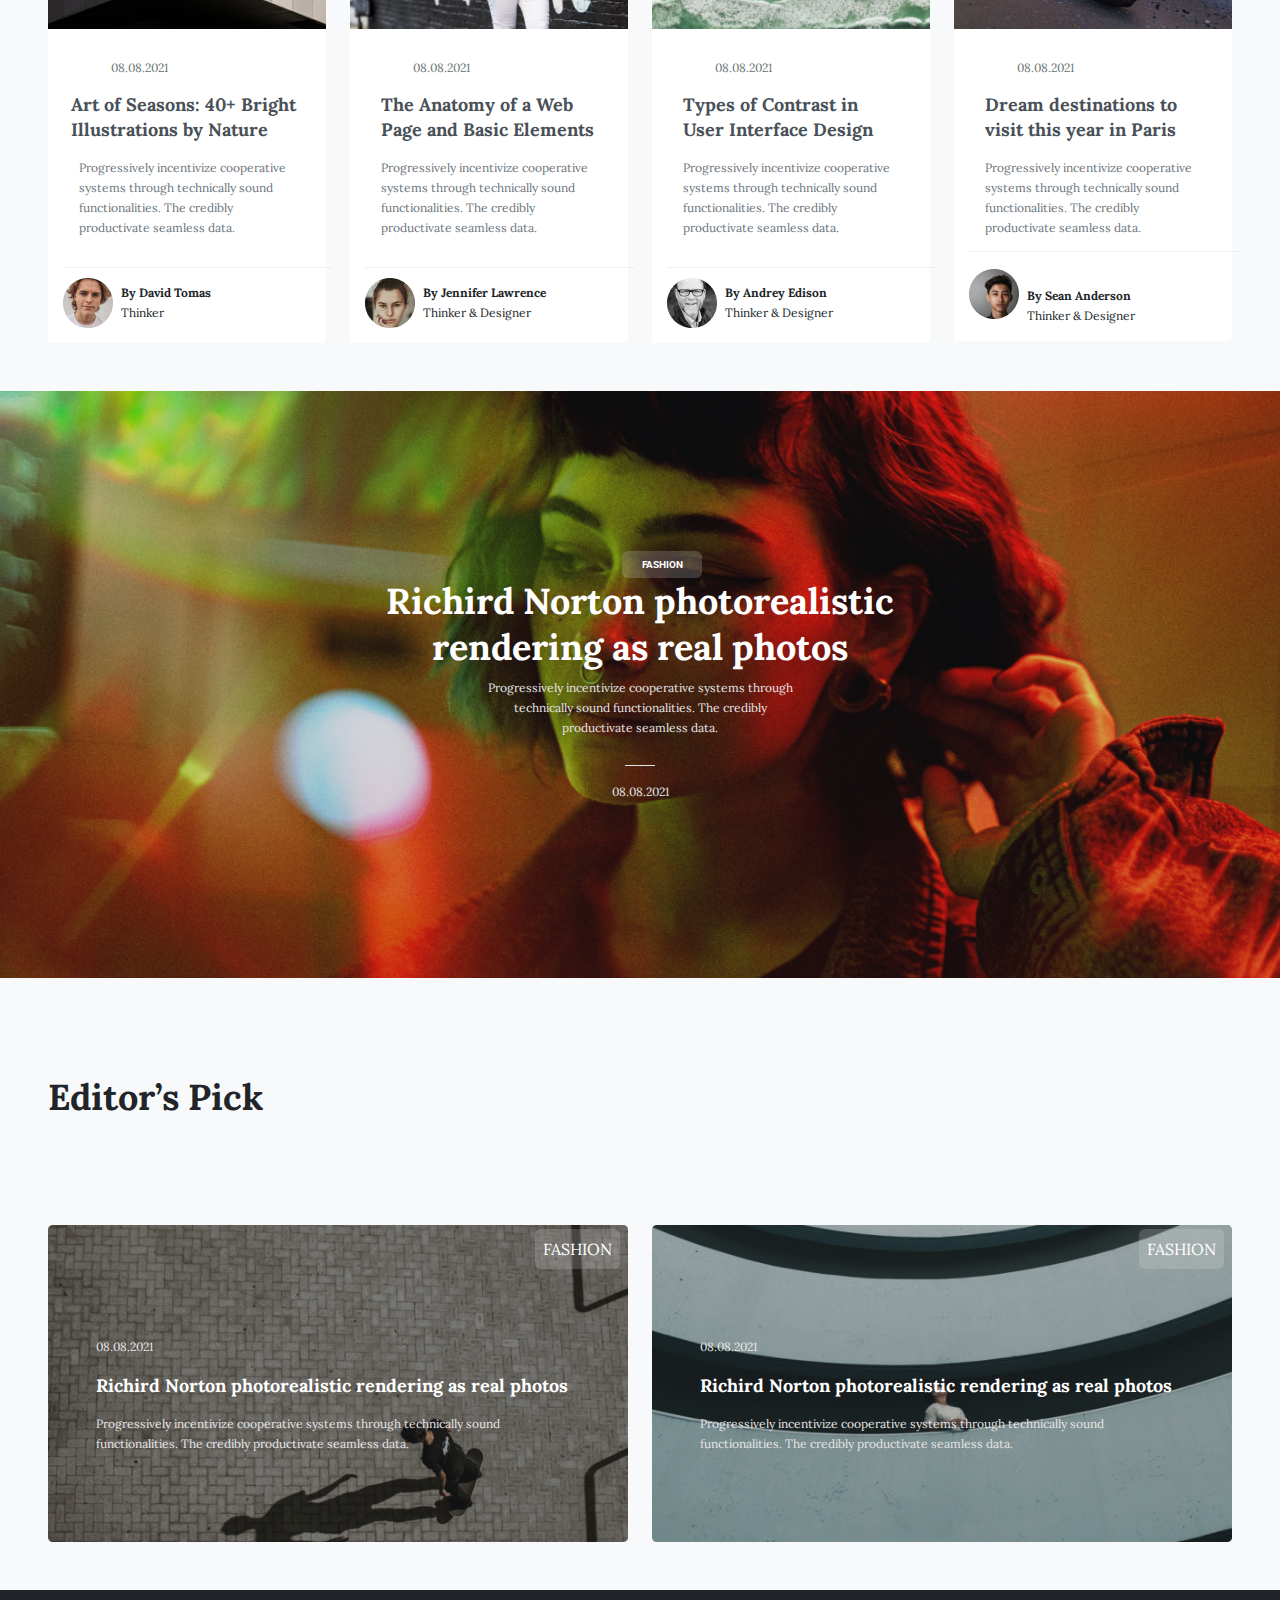
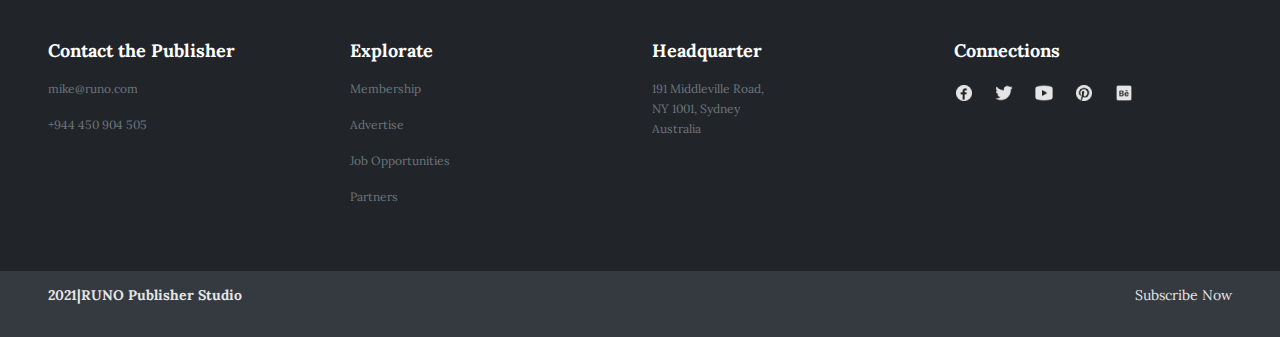
<file: blog.html>
<!DOCTYPE html>
<html lang="en">
<head>
    <meta charset="UTF-8">
    <meta name="viewport" content="width=device-width, initial-scale=1.0">
    <title>Blog</title>
    <link rel="stylesheet" href="https://cdn.jsdelivr.net/npm/bootstrap@5.3.3/dist/css/bootstrap.min.css">
    <link rel="stylesheet" href="https://cdn.jsdelivr.net/npm/bootstrap@5.3.3/dist/js/bootstrap.bundle.min.js">
    <link rel="stylesheet" href="css/styles.css">
</head>
<body class="body2">
    <!--contenedor principal-->
    <div class="container-fluid">
        <!--contenedor slider-->
        <div class="blog-slider imgblog2">

            <!-- Menú de navegación -->
            <nav class="navbar navbar-expand-md text-center navbar-custom">
                <div class="container">
                    <!-- Marca del sitio "Aquí se podría poner una imagen o logo del sitio" -->
                    <a class="navbar-brand fw-bold runo" href="#">RUNO</a>
                     <!-- Botón hamburguesa para dispositivos pequeños -->
                    <button class="navbar-toggler" type="button" data-bs-toggle="collapse" data-bs-target="#navbarNav" aria-controls="navbarNav" aria-expanded="false" aria-label="Toggle navigation">
                        <span class="navbar-toggler-icon"></span>
                    </button>
                    <!-- Contenedor de enlaces de navegación -->
                    <div class="collapse navbar-collapse" id="navbarNav">
                        <ul class="navbar-nav ms-auto">
                            <!-- Enlaces de navegación -->
                            <li class="nav-item">
                                <a class="nav-link mx-2" href="index.html">Home</a>
                            </li>
                            <li class="nav-item">
                                <a class="nav-link mx-2" href="blog.html">Blog</a>
                            </li>
                            <li class="nav-item">
                                <a class="nav-link mx-2" href="article.html">Article</a>
                            </li>
                            <li class="nav-item">
                                <a class="nav-link mx-2" href="contacte.html">Contacte</a>
                            </li>
                        </ul>
                    </div>
                </div>
            </nav>
            <!-- Fin del menú de navegación -->

            <!-- Sección principal de texto del blog-text -->
            <div class="blog-text ms-sm-5 ps-sm-5 ms-md-5 ps-md-5 ms-lg-5 ps-lg-5">
                <!-- Contenedor principal para la fila del texto -->
                <div class="row">
                    
                    <div class="col-12 col-sm-12 col-md-10 col-lg-8 col-xl-6 col-xxl-4">
                        <!-- Category -->
                        <div class="category text-white text-center p-2 position-absolute">
                            ADVENTURE
                        </div>
                        <!-- Contenedor para el título -->
                        <div>
                            <h1 class="text-white mt-5 mt-sm-5 mt-md-5 mt-lg-5 mt-xl-5">Richird Norton photorealistic rendering as real photos</h1>
                        </div>
                        <!-- Contenedor flex para la fecha, imagen y texto -->
                        <div class="d-flex text text_slider">
                            <p class="me-4">08.08.2021</p>
                            <img class="line4 mt-2 me-4" src="img/Line 4.png" alt="line4">
                            <p class="">Progressively incentivize cooperative systems through technically sound functionalities. The credibly productivate seamless data.</p>
                        </div>
                        <!-- Contenedor flex para las imágenes de los puntos -->
                        <div>
                            <div class="d-flex ellipse mt-5">
                                <img class="" src="img/Ellipse 5.png" alt="">
                                <img class="ms-4" src="img/Ellipse 6.png" alt="">
                                <img class="ms-4" src="img/Ellipse 7.png" alt="">
                            </div>
                        </div>
                    </div>
                </div>
            </div>
            <!-- Fin del primer bloque 'blog-text' -->
        </div>
        <!-- Fin del contenedor slider -->

        <!-- Contenedor blog-cards-->
        <div class="blog-regular mt-5">
            <h2 class="topics mx-5 px-3">Popular topics</h2>
            <div class="row mx-5">
              
                <div class="d-flex col-sm-12 col-md-6 filter">
                    <p class="me-1 me-sm-2 me-md-3 all">All</p>
                    <p class="me-1 me-sm-2 me-md-3">Adventure</p>
                    <p class="me-1 me-sm-2 me-md-3">Travel</p>
                    <p class="me-1 me-sm-2 me-md-3">Fashion</p>
                    <p class="me-1 me-sm-2 me-md-3">Technology</p>
                    <p class="me-1 me-sm-2 me-md-3">Branding</p>
                </div>
                
                <div class="col-sm-12 col-md-6">
                    <p class="text-end filter">View All</p>
                </div>

            </div>
        </div>
        <!-- Fin del contenedor blog regular -->

        <!--Bloque 1-->
        <div class="row d-flex align-items-stretch pt-3 px-5">
            
            <div class="col-md-3">
                <div class="position-relative h-100">
                    <img src="img/BlogImage1.png" class="img-fluid img-row" alt="">
                    <div class="position-absolute top-0 end-0 mt-1 me-2 d-flex gap-2">
                        <div class="p-2 text-white category text-center rounded">
                            ADVENTURE
                        </div>
                    </div>
                </div>
                <div class="box-texto h-100">
                    <div>
                        <p class="date my-3 px-5">08.08.2021</p>
                    </div>
                    <div>
                        <p class="title px-5">Dream destinations to visit this year in Paris</p>
                    </div>
                    <div>
                        <p class="paragraph px-5">Progressively incentivize cooperative systems through technically sound functionalities. The credibly productivate seamless data.</p>
                    </div>
                    <div>
                        <img class="line3 ps-4" src="img/home2/Line3.png" alt="">
                    </div>
                    <div class="d-flex align-items-center">
                        <img class="" src="img/home2/Ellipse4.png" >
                        <div class="ps-2">
                            <p class="mb-0 name">By Jennifer Lawrence</p>
                            <p class="mb-0 job">Thinker & Designer</p>
                        </div>
                    </div>
                </div>
            </div>

            <div class="col-md-3">
                <div class="position-relative h-100">
                    <img src="img/home2/card-2.png" class="img-fluid img-row" alt="">
                    <div class="position-absolute top-0 end-0 mt-1 me-2 d-flex gap-2">
                        <div class="p-2 text-white category text-center rounded">
                            BRAND
                        </div>
                        <div class="p-2 text-white category text-center rounded">
                            FASHION
                        </div>
                    </div>
                </div>
                <div class="box-texto h-100">
                    <div>
                        <p class="date my-3 px-5">08.08.2021</p>
                    </div>
                    <div>
                        <p class="title px-4">Richird Norton photorealistic rendering as real photos</p>
                    </div>
                    <div>
                        <p class="paragraph px-5">Progressively incentivize cooperative systems through technically sound functionalities. The credibly productivate seamless data.</p>
                    </div>
                    <div>
                        <img class="line3 ps-4" src="img/home2/Line3.png" alt="">
                    </div>
                    <div class="d-flex align-items-center">
                        <img class="" src="img/home2/card2_Ellipse2.png" >
                        <div class="ps-2">
                            <p class="mb-0 name">By Jennifer Lawrence</p>
                            <p class="mb-0 job">Thinker & Designer</p>
                        </div>
                    </div>
                </div>
            </div>

            <div class="col-md-3">
                <div class="position-relative h-100">
                    <img src="img/home2/card-3.png" class="img-fluid img-row" alt="">
                    <div class="position-absolute top-0 end-0 mt-1 me-2 d-flex gap-2">
                        <div class="p-2 text-white category text-center rounded">
                            ADVENTURE
                        </div>
                    </div>
                </div>
                <div class="box-texto h-100">
                    <div>
                        <p class="date my-3 px-5">08.08.2021</p>
                    </div>
                    <div>
                        <p class="title px-5">Dream destinations to visit this year in Paris</p>
                    </div>
                    <div>
                        <p class="paragraph px-5">Progressively incentivize cooperative systems through technically sound functionalities. The credibly productivate seamless data.</p>
                    </div>
                    <div>
                        <img class="line3 ps-3" src="img/home2/Line3.png" alt="">
                    </div>
                    <div class="d-flex align-items-center">
                        <img class="" src="img/home2/card3_Ellipse3.png" >
                        <div class="ps-2">
                            <p class="mb-0 name">By Sarah Lawrence</p>
                            <p class="mb-0 job">Journalist</p>
                        </div>
                    </div>
                </div>
            </div>

            <div class="col-md-3">
                <div class="position-relative h-100">
                    <img src="img/home2/card-4.png" class="img-fluid img-row" alt="">
                    <div class="position-absolute top-0 end-0 mt-1 me-2 d-flex gap-2">
                        <div class="p-2 text-white category text-center rounded">
                            ADVENTURE
                        </div>
                    </div>
                </div>
                <div class="box-texto h-100">
                    <div>
                        <p class="date my-3 px-5">08.08.2021</p>
                    </div>
                    <div>
                        <p class="title px-5">Dream destinations to visit this year in Paris</p>
                    </div>
                    <div>
                        <p class="paragraph px-5">Progressively incentivize cooperative systems through technically sound functionalities. The credibly productivate seamless data.</p>
                    </div>
                    <div>
                        <img class="line3 ps-4" src="img/home2/Line3.png" alt="">
                    </div>
                    <div class="d-flex align-items-center">
                        <img class="" src="img/home2/card4_Ellipse4.png" >
                        <div class="ps-2">
                            <p class="mb-0 name">By Jennifer Lawrence</p>
                            <p class="mb-0 job">Thinker & Designer</p>
                        </div>
                    </div>
                </div>
            </div>
        </div>
        <!--Fin Bloque 1-->

        <!--Bloque 2-->
        <div class="row d-flex align-items-stretch pt-3 px-5">
                
            <div class="col-md-3">
                <div class="position-relative h-100">
                    <img src="img/home2/card5.png" class="img-fluid img-row" alt="">
                    <div class="position-absolute top-0 end-0 mt-1 me-2 d-flex gap-2">
                        <div class="p-2 text-white category text-center rounded">
                            ADVENTURE
                        </div>
                    </div>
                </div>
                <div class="box-texto h-100">
                    <div>
                        <p class="date my-3 px-5">08.08.2021</p>
                    </div>
                    <div>
                        <p class="title px-md-2 px-xxl-5">Art of Seasons: 40+ Bright Illustrations by Nature</p>
                    </div>
                    <div>
                        <p class="paragraph px-md-3 px-xxl-5">Progressively incentivize cooperative systems through technically sound functionalities. The credibly productivate seamless data.</p>
                    </div>
                    <div>
                        <img class="line3" src="img/home2/Line3.png" alt="">
                    </div>
                    <div class="d-flex align-items-center">
                        <img class="" src="img/home2/Ellipse5.png" >
                        <div class="ps-2">
                            <p class="mb-0 name">By David Tomas</p>
                            <p class="mb-0 job">Thinker</p>
                        </div>
                    </div>
                </div>
            </div>

            <div class="col-md-3">
                <div class="position-relative h-100">
                    <img src="img/home2/card6.png" class="img-fluid img-row" alt="">
                    <div class="position-absolute top-0 end-0 mt-1 me-2 d-flex gap-2">
                        <div class="p-2 text-white category text-center rounded">
                            FASHION
                        </div>
                    </div>
                </div>
                <div class="box-texto h-100">
                    <div>
                        <p class="date my-3 px-5">08.08.2021</p>
                    </div>
                    <div>
                        <p class="title px-md-3 px-xxl-5">The Anatomy of a Web Page and Basic Elements</p>
                    </div>
                    <div>
                        <p class="paragraph px-md-3 px-xxl-5 pb-md-3 mb-0">Progressively incentivize cooperative systems through technically sound functionalities. The credibly productivate seamless data.</p>
                    </div>
                    <div>
                        <img class="line3" src="img/home2/Line3.png" alt="">
                    </div>
                    <div class="d-flex align-items-center">
                        <img class="" src="img/home2/Ellipse4.png" >
                        <div class="ps-2">
                            <p class="mb-0 name">By Jennifer Lawrence</p>
                            <p class="mb-0 job">Thinker & Designer</p>
                        </div>
                    </div>
                </div>
            </div>

            <div class="col-md-3">
                <div class="position-relative h-100">
                    <img src="img/home2/card7.png" class="img-fluid img-row" alt="">
                    <div class="position-absolute top-0 end-0 mt-1 me-2 d-flex gap-2">
                        <div class="p-2 text-white category text-center rounded">
                            ADVENTURE
                        </div>
                    </div>
                </div>
                <div class="box-texto h-100">
                    <div>
                        <p class="date my-3 px-5">08.08.2021</p>
                    </div>
                    <div>
                        <p class="title px-md-3 px-xxl-5">Types of Contrast in User Interface Design</p>
                    </div>
                    <div>
                        <p class="paragraph px-md-3 px-xxl-5">Progressively incentivize cooperative systems through technically sound functionalities. The credibly productivate seamless data.</p>
                    </div>
                    <div>
                        <img class="line3" src="img/home2/Line3.png" alt="">
                    </div>
                    <div class="d-flex align-items-center">
                        <img class="" src="img/home2/Ellipse7.png" >
                        <div class="px-2">
                            <p class="mb-0 name">By Andrey Edison</p>
                            <p class="mb-0 job">Thinker & Designer</p>
                        </div>
                    </div>
                </div>
            </div>

            <div class="col-md-3">
                <div class="position-relative h-100">
                    <img src="img/home2/card8.png" class="img-fluid img-row" alt="">
                    <div class="position-absolute top-0 end-0 mt-1 me-2 d-flex gap-2">
                        <div class="p-2 text-white category text-center rounded">
                            TRAVEL
                        </div>
                        <div class="p-2 text-white category text-center rounded">
                            FASHION
                        </div>
                    </div>
                </div>
                <div class="box-texto h-100">
                    <div>
                        <p class="date my-3 px-5">08.08.2021</p>
                    </div>
                    <div>
                        <p class="title px-5  px-md-3 px-xxl-5">Dream destinations to visit this year in Paris</p>
                    </div>
                    <div>
                        <p class="paragraph px-5  px-md-3 px-xxl-5 mb-0">Progressively incentivize cooperative systems through technically sound functionalities. The credibly productivate seamless data.</p>
                    </div>
                    <div>
                        <img class="line3" src="img/home2/Line3.png" alt="">
                    </div>
                    <div class="d-flex align-items-center">
                        <img class="" src="img/home2/Ellipse8.png" >
                        <div class="px-2 pt-4">
                            <p class="mb-0 name">By Sean Anderson</p>
                            <p class="mb-0 job">Thinker & Designer</p>
                        </div>
                    </div>
                </div>
            </div>
        </div>
        <!--Fin Bloque 2-->

        <!-- Contenedor Big Post -->
        <div class="big-post2 my-5">
            <div class="row ms-5">
                <div class="ms-5 col-5"></div>
                <div class="ms-2 col-2 text-center text-white fashion category p-2 rounded">
                    FASHION
                </div>
                <div class="col-5"></div>
            </div>
            <div class="contents text-center">
                <h2 class="text-white">Richird Norton photorealistic rendering as real photos</h2>
                <div class="text">
                    <p class="text-big-post">Progressively incentivize cooperative systems through technically sound functionalities. The credibly productivate seamless data.</p>
                    <img src="img/Line 5.png" alt="">
                    <p class="mt-2">08.08.2021</p>
                </div>
            </div>
        </div>
        <!-- Fin del contenedor Big Post --> 

                <!-- Contenedor blog metro -->
        <div class="bolg-metro my-5 mx-5">
            <div class="py-5">
                <h2>Editor’s Pick</h2>
            </div>
            <div class="row">
                <div class="blog1 col-12 col-sm-12 col-md-6 col-lg-6 mt-5">
                    <div class="position-relative">
                        <img src="./img/home2/Rectangle1.png" class="img-fluid img-row" alt="">
                        <div class="position-absolute top-0 end-0 mt-1 me-2 p-2 text-white category text-center rounded">
                            FASHION
                        </div>
                        <div class="position-absolute top-0 px-sm-1 p-md-3 p-xl-5 p-xxl-5 mt-lg-2 mt-xl-5 px-2">
                            <p class="date_picks col-12 col-sm-6 mt-2 mt-xl-3 mt-xxl-5 ">08.08.2021</p>
                            <a href=""><p class="text-white title title-pick2 col-12 col-md-12 col-xl-12 col-xxl-8 ">Richird Norton photorealistic rendering as real photos</p></a>
                            <p class="paragraph_picks col-xl-12 col-xxl-8">Progressively incentivize cooperative systems through technically sound functionalities. The credibly productivate seamless data.</p>
                        </div>
                    </div>
                </div>
               
                <div class="blog2 col-12 col-sm-12 col-md-6 col-lg-6 mt-5">
                    <div class="position-relative">
                        <img src="./img/home2/Rectangle2.png" class="img-fluid img-row" alt="">
                        <div class="position-absolute top-0 end-0 mt-1 me-2 p-2 text-white category text-center rounded">
                        FASHION
                        </div>
                        <div class="position-absolute top-0 px-sm-1 p-md-3 p-xl-5 p-xxl-5 mt-lg-2 mt-xl-5 px-2">
                            <p class="date_picks col-12 col-sm-6 mt-2 mt-xl-3 mt-xxl-5">08.08.2021</p>
                            <a href=""><p class="text-white title title-pick2 col-12 col-md-12 col-xl-12 col-xxl-8">Richird Norton photorealistic rendering as real photos</p></a>
                            <p class="paragraph_picks col-xl-12 col-xxl-8">Progressively incentivize cooperative systems through technically sound functionalities. The credibly productivate seamless data.</p>
                        </div>
                    </div>
                </div>
            </div>
        </div>
                <!-- Fin del contenedor blog metro -->

        <!-- Contenedor footer -->
        <div class="footer bg-dark py-5">
           <div class="content-footer mx-5">
               <div class="row">
                   <!-- Información de contacto -->
                   <div class="col-6 col-md-3 contact">
                       <p class="title text-white">Contact the Publisher</p>
                       <p class="paragraph">mike@runo.com</p>
                       <p class="paragraph">+944 450 904 505</p>
                   </div>
                   <!-- Explorar -->
                   <div class="col-6 col-md-3 explorate">
                       <p class="title text-white">Explorate</p>
                       <p class="paragraph">Membership</p>
                       <p class="paragraph">Advertise</p>
                       <p class="paragraph">Job Opportunities</p>
                       <p class="paragraph">Partners</p>
                   </div>
                   <!-- Sede principal -->
                   <div class="col-6 col-md-3 headquarter">
                       <p class="title text-white">Headquarter</p>
                       <p class="paragraph">191 Middleville Road,<br>
                           NY 1001, Sydney<br>
                           Australia</p>
                   </div>
                   <!-- Conexiones sociales -->
                   <div class="col-6 col-md-3 connections text-center">
                       <p class="title text-white text-start">Connections</p>
                       <div class="flex text-start">
                           <img src="img/facebook.png" class="me-3" alt="">
                           <img src="img/twitter.png" class="me-3" alt="">
                           <img src="img/youtube.png" class="me-3" alt="">
                           <img src="img/pinterest.png" class="me-3" alt="">
                           <img src="img/behance.png" class="me-3" alt="">
                       </div>
                   </div>
               </div>
           </div>
        </div>
        <!-- Fin del contenedor footer -->
        
        <!-- Contenedor subfooter -->
        <div class="sub-footer">
                <div class="row px-5 py-3">
                    <div class="col-12 col-md-6">
                        <p>2021|RUNO Publisher Studio</p>
                    </div>
                    <div class="col-12 col-md-6 text-end">
                        <p>Subscribe Now</p>
                    </div>
                </div>
        </div>
        <!-- Fin del contenedor subfooter -->
               

        
          
    </div>
    <span></span>
    <!--Fin del contenedor principal-->
    <!-- Bootstrap JS -->
    <script src="https://cdn.jsdelivr.net/npm/bootstrap@5.3.3/dist/js/bootstrap.bundle.min.js"></script>
</body>
</html>
</file>
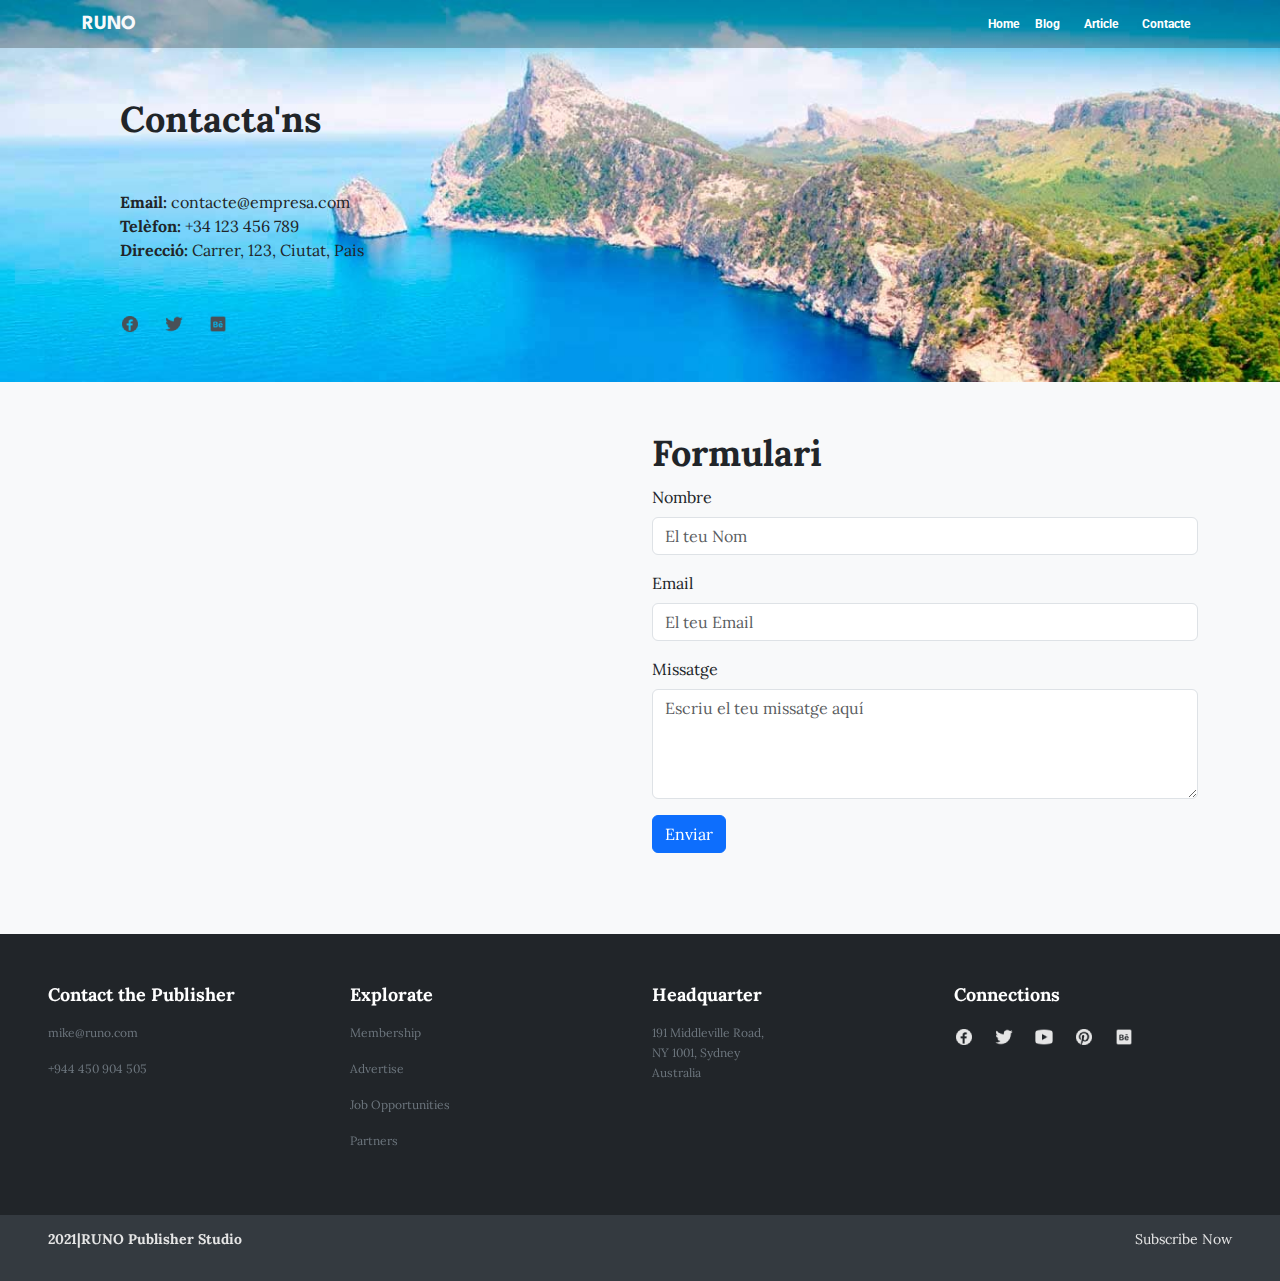
<file: contacte.html>
<!DOCTYPE html>
<html lang="en">
<head>
    <meta charset="UTF-8">
    <meta name="viewport" content="width=device-width, initial-scale=1.0">
    <title>Contacte</title>
    <link rel="stylesheet" href="https://cdn.jsdelivr.net/npm/bootstrap@5.3.3/dist/css/bootstrap.min.css">
    <link rel="stylesheet" href="css/styles.css">
</head>
<body class="body2">
    <!-- Contenedor principal -->
    <div class="container-fluid">
        <!-- Contenedor slider -->
        <div class="blog-slider imagen4">
            <!-- Menú de navegación -->
            <nav class="navbar navbar-expand-md text-center navbar-custom">
                <div class="container">
                    <a class="navbar-brand fw-bold runo" href="#">RUNO</a>
                    <button class="navbar-toggler" type="button" data-bs-toggle="collapse" data-bs-target="#navbarNav" aria-controls="navbarNav" aria-expanded="false" aria-label="Toggle navigation">
                        <span class="navbar-toggler-icon"></span>
                    </button>
                    <div class="collapse navbar-collapse" id="navbarNav">
                        <ul class="navbar-nav ms-auto">
                            <li class="nav-item">
                                <a class="nav-link" href="index.html">Home</a>
                            </li>
                            <li class="nav-item">
                                <a class="nav-link" href="blog.html">Blog</a>
                            </li>
                            <li class="nav-item">
                                <a class="nav-link mx-2" href="article.html">Article</a>
                            </li>
                            <li class="nav-item">
                                <a class="nav-link" href="contacte.html">Contacte</a>
                            </li>
                        </ul>
                    </div>
                </div>
            </nav>
            <!-- Fin del menú de navegación -->

            <!-- Primer bloque 'blog-text' -->
            <div class="contact-text ms-sm-5 ps-sm-5 ms-md-5 ps-md-5 ms-lg-5 ps-lg-5">
            <!-- Contenedor principal para la fila del texto -->
            <div class="row">
        
                <div class="col-12 col-sm-12 col-md-10 col-lg-8 col-xl-6 col-xxl-4">
        
                    <!-- Contenedor para el título -->
                    <div>
                        <h1 class="text-dark mt-5 mt-sm-5 mt-md-5 mt-lg-5 mt-xl-5 ps-4">Contacta'ns</h1>
                    </div>
    
                    

                    <!-- Contenedor para información de contacto -->
                    <div class="contact-info mt-5 text-dark ps-4">
                        <p class="me-4 mb-0"><strong>Email:</strong> contacte@empresa.com</p>
                        <p class="me-4 mb-0"><strong>Telèfon:</strong> +34 123 456 789</p>
                        <p class="me-4"><strong>Direcció:</strong> Carrer, 123, Ciutat, Pais</p>
                    </div>
        
                    <!-- Contenedor flex para íconos sociales -->
                    <div>
                        <div class="d-flex my-5">
                            <a href="#" class="me-4 mx-4 "><img src="img/article/Fb.png" alt="Facebook"></a>
                            <a href="#" class="me-4"><img src="img/article/Tw.png" alt="Twitter"></a>
                            <a href="#"><img src="img/article/Be.png" alt="Instagram"></a>
                        </div>
                    </div>
                </div>
            </div>
        </div>
            <!-- Fin del primer bloque 'blog-text' -->
        </div>
        <!-- Fin del contenedor slider -->

        <!-- Mapa y formulario -->
        <div class="container mt-5 mb-5">
            <div class="row">
                <!-- Mapa -->
                <div class="col-md-6">
                    <iframe
                        src="https://www.google.com/maps/embed?pb=!1m18!1m12!1m3!1d3075.2569462138554!2d2.6516117114806135!3d39.57635910623977!2m3!1f0!2f0!3f0!3m2!1i1024!2i768!4f13.1!3m3!1m2!1s0x129792543edf1a89%3A0x7de2edbbf5e9e346!2sIntermodal!5e0!3m2!1ses!2ses!4v1735973591227!5m2!1ses!2ses"
                        width="100%"
                        height="450"
                        style="border:0;"
                        allowfullscreen=""
                        loading="lazy"
                        referrerpolicy="no-referrer-when-downgrade">
                    </iframe>
                </div>
                <!-- Formulario -->
                <div class="col-md-6">
                    <h2>Formulari</h2>
                    <form>
                        <div class="mb-3">
                            <label for="name" class="form-label">Nombre</label>
                            <input type="text" class="form-control" id="name" placeholder="El teu Nom">
                        </div>
                        <div class="mb-3">
                            <label for="email" class="form-label">Email</label>
                            <input type="email" class="form-control" id="email" placeholder="El teu Email">
                        </div>
                        <div class="mb-3">
                            <label for="message" class="form-label">Missatge</label>
                            <textarea class="form-control" id="message" rows="4" placeholder="Escriu el teu missatge aquí"></textarea>
                        </div>
                        <button type="submit" class="btn btn-primary">Enviar</button>
                    </form>
                </div>
            </div>
        </div>

        <!-- Contenedor footer -->
        <div class="footer bg-dark py-5">
            <div class="content-footer mx-5">
                <div class="row">
                    <!-- Información de contacto -->
                    <div class="col-6 col-md-3 contact">
                        <p class="title text-white">Contact the Publisher</p>
                        <p class="paragraph">mike@runo.com</p>
                        <p class="paragraph">+944 450 904 505</p>
                    </div>
                    <!-- Explorar -->
                    <div class="col-6 col-md-3 explorate">
                        <p class="title text-white">Explorate</p>
                        <p class="paragraph">Membership</p>
                        <p class="paragraph">Advertise</p>
                        <p class="paragraph">Job Opportunities</p>
                        <p class="paragraph">Partners</p>
                    </div>
                    <!-- Sede principal -->
                    <div class="col-6 col-md-3 headquarter">
                        <p class="title text-white">Headquarter</p>
                        <p class="paragraph">191 Middleville Road,<br>
                            NY 1001, Sydney<br>
                            Australia</p>
                    </div>
                    <!-- Conexiones sociales -->
                    <div class="col-6 col-md-3 connections text-center">
                        <p class="title text-white text-start">Connections</p>
                        <div class="flex text-start">
                            <img src="img/facebook.png" class="me-3" alt="">
                            <img src="img/twitter.png" class="me-3" alt="">
                            <img src="img/youtube.png" class="me-3" alt="">
                            <img src="img/pinterest.png" class="me-3" alt="">
                            <img src="img/behance.png" class="me-3" alt="">
                        </div>
                    </div>
                </div>
            </div>
        </div>
        <!-- Fin del contenedor footer -->

        <!-- Contenedor subfooter -->
        <div class="sub-footer">
            <div class="row px-5 py-3">
                <div class="col-12 col-md-6">
                    <p>2021|RUNO Publisher Studio</p>
                </div>
                <div class="col-12 col-md-6 text-end">
                    <p>Subscribe Now</p>
                </div>
            </div>
        </div>
        <!-- Fin del contenedor subfooter -->
    </div>

    <script src="https://cdn.jsdelivr.net/npm/bootstrap@5.3.3/dist/js/bootstrap.bundle.min.js"></script>
</body>
</html>
</file>
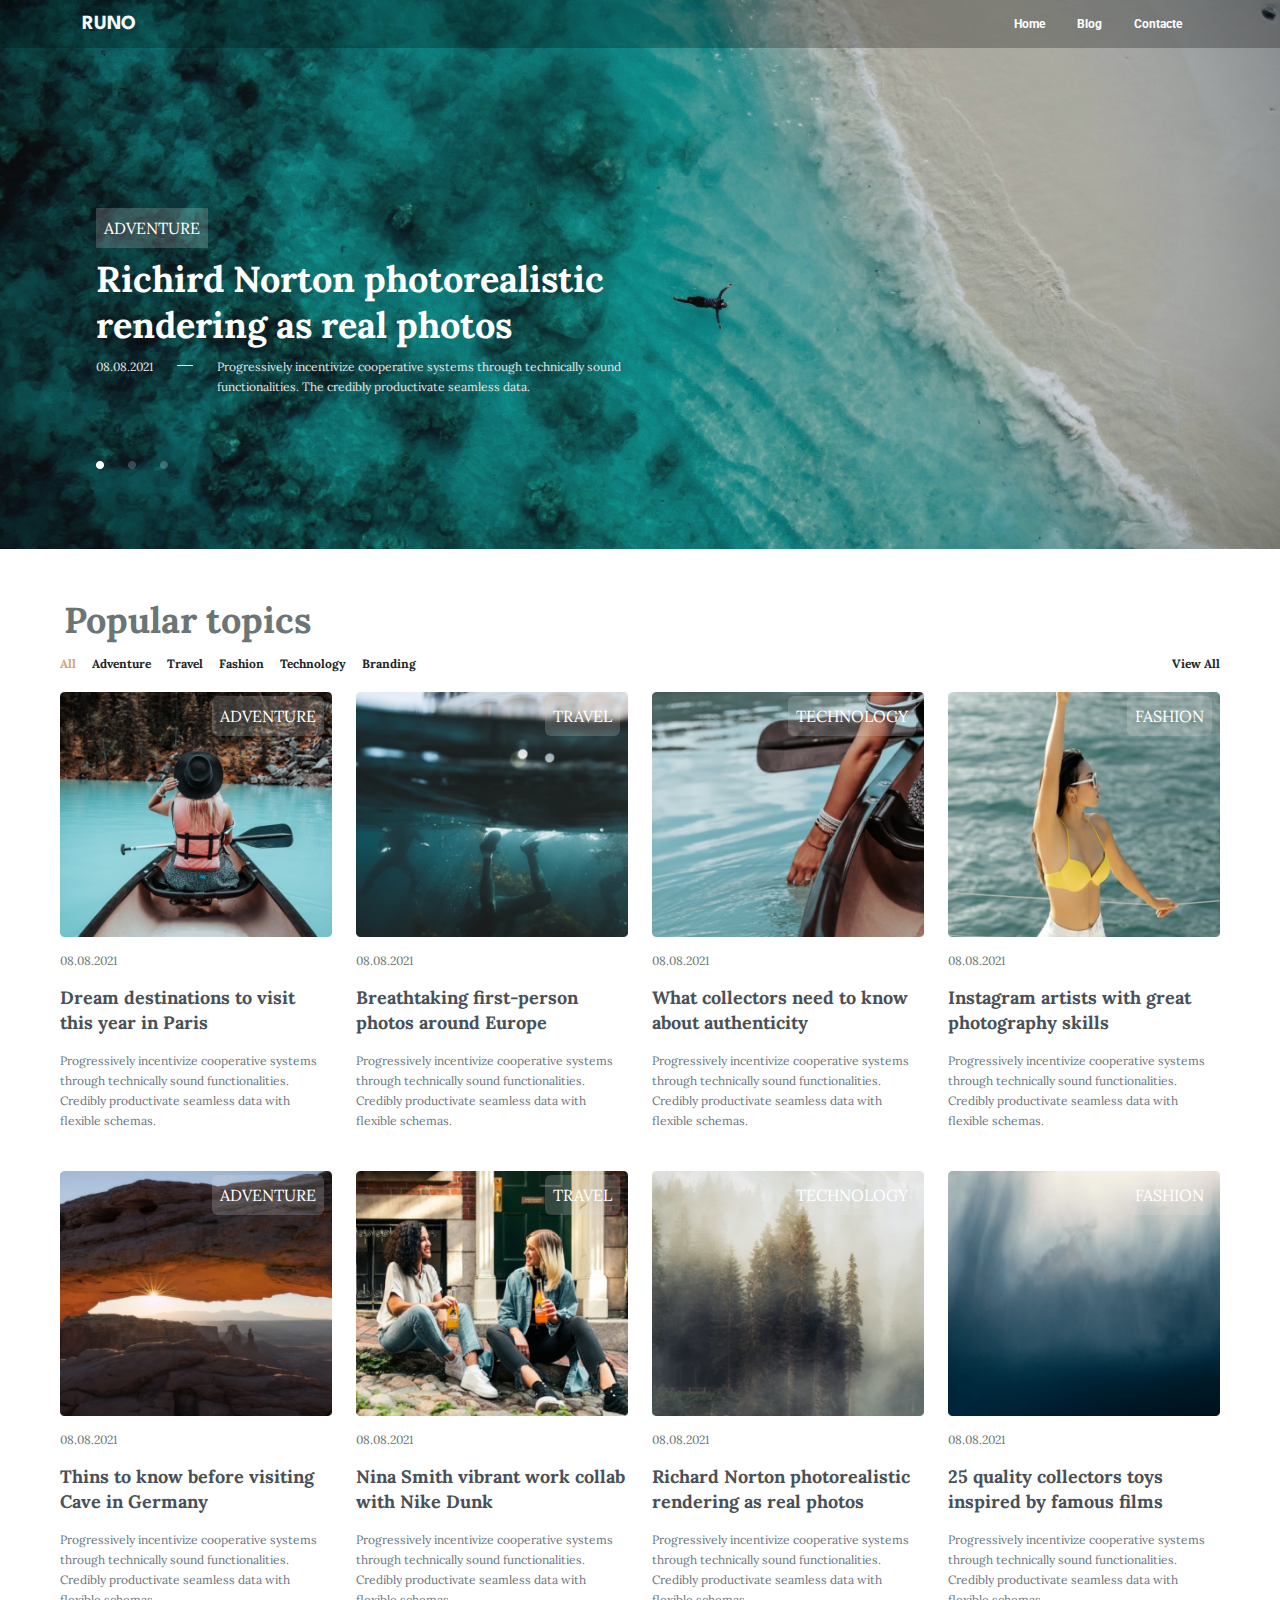
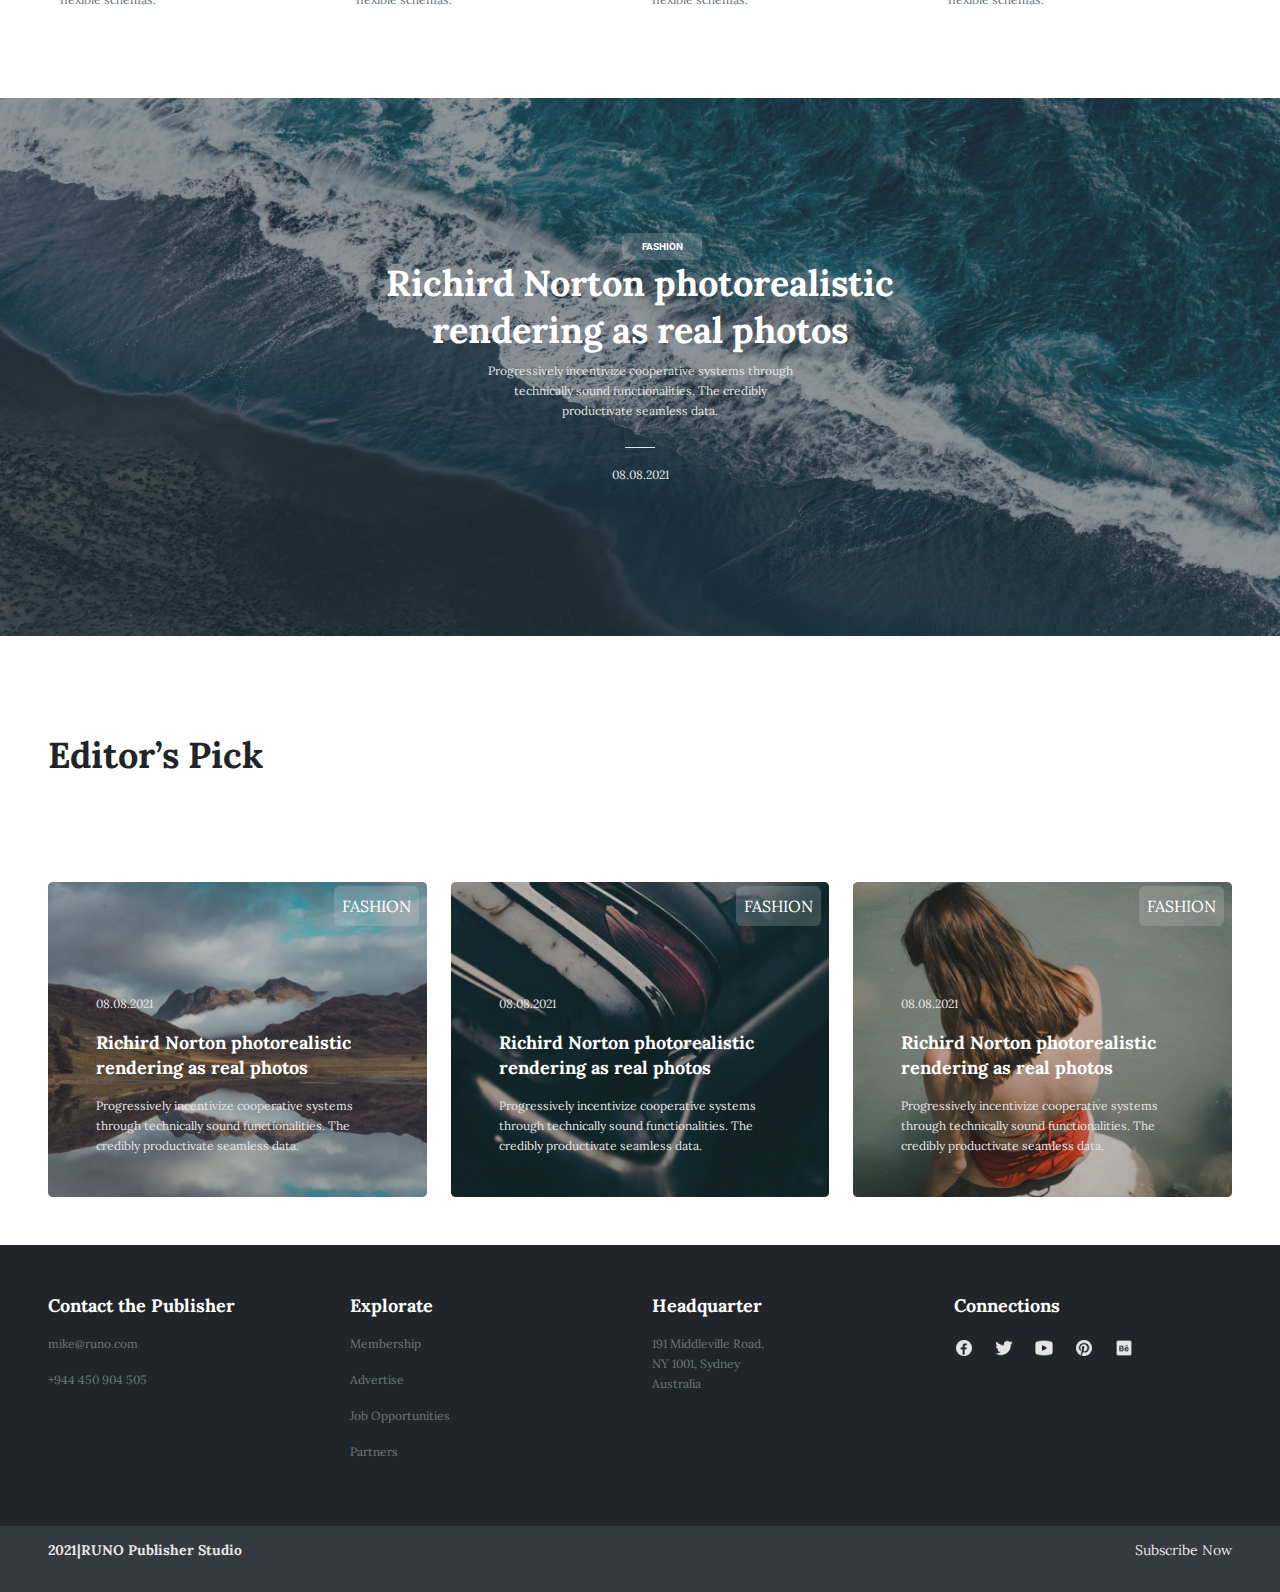
<file: prueba.html>
<!DOCTYPE html>
<html lang="en">
<head>
    <meta charset="UTF-8">
    <meta name="viewport" content="width=device-width, initial-scale=1.0">
    <title>Responsive</title>
    <link rel="stylesheet" href="https://cdn.jsdelivr.net/npm/bootstrap@5.3.3/dist/css/bootstrap.min.css">
    <link rel="stylesheet" href="css/prueba.css">
</head>
<body>
     <!-- Contenedor principal (se han reseteado a 0 margin y padding) -->
     <div class="container-fluid">

        <!-- Contenedor slider -->
        <div class="blog-slider imgblog1">
            
            <!-- Menú de navegación -->
            <nav class="navbar navbar-expand-md text-center navbar-custom">
                <div class="container">
                    <!-- Marca del sitio "Aquí se podría poner una imagen o logo del sitio" -->
                    <a class="navbar-brand fw-bold runo" href="#">RUNO</a>
                     <!-- Botón hamburguesa para dispositivos pequeños -->
                    <button class="navbar-toggler" type="button" data-bs-toggle="collapse" data-bs-target="#navbarNav" aria-controls="navbarNav" aria-expanded="false" aria-label="Toggle navigation">
                        <span class="navbar-toggler-icon"></span>
                    </button>
                    <!-- Contenedor de enlaces de navegación -->
                    <div class="collapse navbar-collapse" id="navbarNav">
                        <ul class="navbar-nav ms-auto">
                            <!-- Enlaces de navegación -->
                            <li class="nav-item">
                                <a class="nav-link mx-2" href="index.html">Home</a>
                            </li>
                            <li class="nav-item">
                                <a class="nav-link mx-2" href="blog.html">Blog</a>
                            </li>
                            <li class="nav-item">
                                <a class="nav-link mx-2" href="contacte.html">Contacte</a>
                            </li>
                        </ul>
                    </div>
                </div>
            </nav>
            <!-- Fin del menú de navegación -->

            <!-- Sección principal de texto del blog-text -->
            <div class="blog-text ms-sm-5 ps-sm-5 ms-md-5 ps-md-5 ms-lg-5 ps-lg-5">
                <!-- Contenedor principal para la fila del texto -->
                <div class="row">
                    
                    <div class="col-12 col-sm-12 col-md-10 col-lg-8 col-xl-6 col-xxl-4">
                        <!-- Category -->
                        <div class="category text-white text-center p-2 position-absolute">
                            ADVENTURE
                        </div>
                        <!-- Contenedor para el título -->
                        <div>
                            <h1 class="text-white mt-5 mt-sm-5 mt-md-5 mt-lg-5 mt-xl-5">Richird Norton photorealistic rendering as real photos</h1>
                        </div>
                        <!-- Contenedor flex para la fecha, imagen y texto -->
                        <div class="d-flex text text_slider">
                            <p class="me-4">08.08.2021</p>
                            <img class="line4 mt-2 me-4" src="img/Line 4.png" alt="line4">
                            <p class="">Progressively incentivize cooperative systems through technically sound functionalities. The credibly productivate seamless data.</p>
                        </div>
                        <!-- Contenedor flex para las imágenes de los puntos -->
                        <div>
                            <div class="d-flex ellipse mt-5">
                                <img class="" src="img/Ellipse 5.png" alt="">
                                <img class="ms-4" src="img/Ellipse 6.png" alt="">
                                <img class="ms-4" src="img/Ellipse 7.png" alt="">
                            </div>
                        </div>
                    </div>
                </div>
            </div>
            <!-- Fin del primer bloque 'blog-text' -->
        </div>
        <!-- Fin del contenedor slider -->

          <!-- Contenedor blog regular -->
          <div class="blog-regular mt-5">
            <h2 class="topics mx-5 px-3">Popular topics</h2>
            <div class="row mx-5">
              
                <div class="d-flex col-sm-12 col-md-6 filter">
                    <p class="me-1 me-sm-2 me-md-3 all">All</p>
                    <p class="me-1 me-sm-2 me-md-3">Adventure</p>
                    <p class="me-1 me-sm-2 me-md-3">Travel</p>
                    <p class="me-1 me-sm-2 me-md-3">Fashion</p>
                    <p class="me-1 me-sm-2 me-md-3">Technology</p>
                    <p class="me-1 me-sm-2 me-md-3">Branding</p>
                </div>
                
                <div class="col-sm-12 col-md-6">
                    <p class="text-end filter">View All</p>
                </div>
            </div>

            <!-- Fila de tarjetas del blog -->
            <div class="row mx-5">
                <div class="col-12 col-sm-6 col-md-3 mb-4">
                    <div class="position-relative">
                        <img src="img/BlogImage1.png" class="img-fluid img-row" alt="">
                        <div class="position-absolute top-0 end-0 mt-1 me-2 p-2 text-white category text-center rounded">
                            ADVENTURE
                        </div>
                    </div>
                    <div>
                        <p class="date my-3">08.08.2021</p>
                    </div>
                    <div>
                        <a href=""><p class="title">Dream destinations to visit this year in Paris</p></a>
                    </div>
                    <div>
                        <p class="paragraph">Progressively incentivize cooperative systems through technically sound functionalities. Credibly productivate seamless data with flexible schemas.</p>
                    </div>
                </div>
               
                <div class="col-12 col-sm-6 col-md-3 mb-4">
                    <div class="position-relative">
                        <img src="img/blogimage2.png" class="img-fluid img-row " alt="">
                        <div class="position-absolute top-0 end-0 mt-1 me-2 p-2 text-white category text-center rounded">
                          TRAVEL
                        </div>
                    </div>
                    <div>
                        <p class="date my-3">08.08.2021</p>
                    </div>
                    <div>
                        <a href=""><p class="title">Breathtaking first-person photos
                            around Europe</p></a>
                    </div>
                    <div>
                        <p class="paragraph">Progressively incentivize cooperative systems through
                            technically sound functionalities. Credibly productivate
                            seamless data with flexible schemas.</p>
                    </div>
                </div>

                <div class="col-12 col-sm-6 col-md-3 mb-4">
                    <div class="position-relative">
                        <img src="img/BlogImage3.png" class="img-fluid img-row" alt="">
                        <div class="position-absolute top-0 end-0 mt-1 me-2 p-2 text-white category text-center rounded">
                          TECHNOLOGY
                        </div>
                    </div>
                    <div>
                        <p class="date my-3">08.08.2021</p>
                    </div>
                    <div>
                        <a href=""><p class="title">What collectors need to know about
                            authenticity</p></a>
                    </div>
                    <div>
                        <p class="paragraph">Progressively incentivize cooperative systems through
                            technically sound functionalities. Credibly productivate
                            seamless data with flexible schemas.</p>
                    </div>
                </div>
                <div class="col-12 col-sm-6 col-md-3 mb-4">
                    <div class="position-relative">
                        <img src="img/BlogImage4.png" class="img-fluid img-row" alt="">
                        <div class="position-absolute top-0 end-0 mt-1 me-2 p-2 text-white category text-center rounded">
                          FASHION
                        </div>
                    </div>
                    <div>
                        <p class="date my-3">08.08.2021</p>
                    </div>
                    <div>
                        <a href=""><p class="title">Instagram artists with great
                            photography skills</p></a>
                    </div>
                    <div>
                        <p class="paragraph">Progressively incentivize cooperative systems through
                            technically sound functionalities. Credibly productivate
                            seamless data with flexible schemas.</p>
                    </div>
                </div>
                <!-- Continúa para cada tarjeta respetando la estructura -->
            
            </div>

            <div class="row mx-5">
                <div class="col-12 col-sm-6 col-md-3 mb-4">
                        <div class="position-relative">
                            <img src="img/BlogImage8.png" class="img-fluid img-row" alt="">
                            <div class="position-absolute top-0 end-0 mt-1 me-2 p-2 text-white category text-center rounded">
                              ADVENTURE
                            </div>
                        </div>
                        <div>
                            <p class="date my-3">08.08.2021</p>
                        </div>
                        <div>
                            <a href=""><p class="title">Thins to know before visiting
                                Cave in Germany</p></a>
                        </div>
                        <div>
                            <p class="paragraph">Progressively incentivize cooperative systems through
                                technically sound functionalities. Credibly productivate
                                seamless data with flexible schemas.</p>
                        </div>
                </div>
                <div class="col-12 col-sm-6 col-md-3 mb-4">
                        <div class="position-relative">
                            <img src="img/BlogImage6.png" class="img-fluid img-row" alt="">
                            <div class="position-absolute top-0 end-0 mt-1 me-2 p-2 text-white category text-center rounded">
                              TRAVEL
                            </div>
                        </div>
                        <div>
                            <p class="date my-3">08.08.2021</p>
                        </div>
                        <div>
                            <a href=""><p class="title">Nina Smith vibrant work collab
                                with Nike Dunk</p></a>
                        </div>
                        <div>
                            <p class="paragraph">Progressively incentivize cooperative systems through
                                technically sound functionalities. Credibly productivate
                                seamless data with flexible schemas.</p>
                        </div>
                </div>
                <div class="col-12 col-sm-6 col-md-3 mb-4">
                        <div class="position-relative">
                            <img src="img/BlogImage7.png" class="img-fluid img-row" alt="">
                            <div class="position-absolute top-0 end-0 mt-1 me-2 p-2 text-white category text-center rounded">
                              TECHNOLOGY
                            </div>
                        </div>
                        <div>
                            <p class="date my-3">08.08.2021</p>
                        </div>
                        <div>
                            <a href=""><p class="title" >Richard Norton photorealistic
                                rendering as real photos</p></a>
                        </div>
                        <div>
                            <p class="paragraph" >Progressively incentivize cooperative systems through
                                technically sound functionalities. Credibly productivate
                                seamless data with flexible schemas.</p>
                        </div>
                </div>
                <div class="col-12 col-sm-6 col-md-3 mb-4">
                        <div class="position-relative">
                            <img src="img/BlogImage5.png" class="img-fluid img-row" alt="">
                            <div class="position-absolute top-0 end-0 mt-1 me-2 p-2 text-white category text-center rounded">
                              FASHION
                            </div>
                        </div>
                        <div>
                            <p class="date my-3">08.08.2021</p>
                        </div>
                        <div>
                            <a href=""><p class="title">25 quality collectors toys inspired
                                by famous films</p></a>
                        </div>
                        <div>
                            <p class="paragraph" >Progressively incentivize cooperative systems through
                                technically sound functionalities. Credibly productivate
                                seamless data with flexible schemas.</p>
                        </div>
                </div>
            </div>
    
        </div>
        <!-- Fin del contenedor blog regular -->


        <!-- Contenedor Big Post -->
        <div class="big-post my-5">
            <div class="row ms-5">
                <div class="ms-5 col-5"></div>
                <div class="ms-2 col-2 text-center text-white fashion category p-2 rounded">
                    FASHION
                </div>
                <div class="col-5"></div>
            </div>
            <div class="contents text-center">
                <h2 class="text-white">Richird Norton photorealistic rendering as real photos</h2>
                <div class="text">
                    <p class="text-big-post">Progressively incentivize cooperative systems through technically sound functionalities. The credibly productivate seamless data.</p>
                    <img src="img/Line 5.png" alt="">
                    <p class="mt-2">08.08.2021</p>
                </div>
            </div>
        </div>
        <!-- Fin del contenedor Big Post --> 


        <!-- Contenedor blog metro -->
        <div class="bolg-metro my-5 mx-5">
            <div class="py-5">
                <h2>Editor’s Pick</h2>
            </div>
            <div class="row">
                <div class="blog1 col-12 col-sm-12 col-md-6 col-lg-4 mt-5">
                    <div class="position-relative">
                        <img src="/img/metro-BlogImage1.png" class="img-fluid img-row" alt="">
                        <div class="position-absolute top-0 end-0 mt-1 me-2 p-2 text-white category text-center rounded">
                            FASHION
                        </div>
                        <div class="position-absolute top-0 px-sm-1 p-md-3 p-xl-5 p-xxl-5 mt-5 mt-lg-2 mt-xl-5 px-2">
                            <p class="date_picks col-12 col-sm-6 mt-2 mt-xl-3 mt-xxl-5 ">08.08.2021</p>
                            <a href=""><p class="text-white title title-pick col-12 col-md-12 col-xl-12 col-xxl-8 ">Richird Norton photorealistic rendering as real photos</p></a>
                            <p class="paragraph_picks col-xl-12 col-xxl-8">Progressively incentivize cooperative systems through technically sound functionalities. The credibly productivate seamless data.</p>
                        </div>
                    </div>
                </div>
                <!-- Más bloques similares -->
                <div class="blog2 col-12 col-sm-12 col-md-6 col-lg-4 mt-5">
                    <div class="position-relative">
                        <img src="img/metro-BlogImage2.png" class="img-fluid img-row" alt="">
                        <div class="position-absolute top-0 end-0 mt-1 me-2 p-2 text-white category text-center rounded">
                        FASHION
                        </div>
                        <div class="position-absolute top-0 px-sm-1 p-md-3 p-xl-5 p-xxl-5 mt-5 mt-lg-2 mt-xl-5 px-2">
                            <p class="date_picks col-12 col-sm-6 mt-2 mt-xl-3 mt-xxl-5">08.08.2021</p>
                            <a href=""><p class="text-white title title-pick col-12 col-md-12 col-xl-12 col-xxl-8">Richird Norton photorealistic rendering as real photos</p></a>
                            <p class="paragraph_picks col-xl-12 col-xxl-8">Progressively incentivize cooperative systems through technically sound functionalities. The credibly productivate seamless data.</p>
                        </div>
                    </div>
                </div>
                <div class="blog3 col-12 col-sm-12 col-md-6 col-lg-4 mt-5">
                    <div class="position-relative" id="translucido">
                        <img src="img/metro-BlogImage3.png" class="img-fluid img-row" alt="">
                        <div class="position-absolute top-0 end-0 mt-1 me-2 p-2 text-white category text-center rounded">
                        FASHION
                        </div>
                        <div class="position-absolute top-0 px-sm-1 p-md-3 p-xl-5 p-xxl-5 mt-5 mt-lg-2 mt-xl-5 px-2">
                            <p class="date_picks col-12 col-sm-6 mt-2 mt-xl-3 mt-xxl-5">08.08.2021</p>
                            <a href=""><p class="text-white title title-pick col-12 col-md-12 col-xl-12 col-xxl-8">Richird Norton photorealistic rendering as real photos</p></a>
                            <p class="paragraph_picks col-xl-12 col-xxl-8">Progressively incentivize cooperative systems through technically sound functionalities. The credibly productivate seamless data.</p>
                        </div>
                    </div>
                </div>
            </div>
        </div>
        <!-- Fin del contenedor blog metro -->

         <!-- Contenedor footer -->
         <div class="footer bg-dark py-5">
            <div class="content-footer mx-5">
                <div class="row">
                    <!-- Información de contacto -->
                    <div class="col-6 col-md-3 contact">
                        <p class="title text-white">Contact the Publisher</p>
                        <p class="paragraph">mike@runo.com</p>
                        <p class="paragraph">+944 450 904 505</p>
                    </div>
                    <!-- Explorar -->
                    <div class="col-6 col-md-3 explorate">
                        <p class="title text-white">Explorate</p>
                        <p class="paragraph">Membership</p>
                        <p class="paragraph">Advertise</p>
                        <p class="paragraph">Job Opportunities</p>
                        <p class="paragraph">Partners</p>
                    </div>
                    <!-- Sede principal -->
                    <div class="col-6 col-md-3 headquarter">
                        <p class="title text-white">Headquarter</p>
                        <p class="paragraph">191 Middleville Road,<br>
                            NY 1001, Sydney<br>
                            Australia</p>
                    </div>
                    <!-- Conexiones sociales -->
                    <div class="col-6 col-md-3 connections text-center">
                        <p class="title text-white text-start">Connections</p>
                        <div class="flex text-start">
                            <img src="img/facebook.png" class="me-3" alt="">
                            <img src="img/twitter.png" class="me-3" alt="">
                            <img src="img/youtube.png" class="me-3" alt="">
                            <img src="img/pinterest.png" class="me-3" alt="">
                            <img src="img/behance.png" class="me-3" alt="">
                        </div>
                    </div>
                </div>
            </div>
        </div>
        <!-- Fin del contenedor footer -->

        <!-- Contenedor subfooter -->
        <div class="sub-footer">
            <div class="row px-5 py-3">
                <div class="col-12 col-md-6">
                    <p>2021|RUNO Publisher Studio</p>
                </div>
                <div class="col-12 col-md-6 text-end">
                    <p>Subscribe Now</p>
                </div>
            </div>
        </div>
        <!-- Fin del contenedor subfooter -->

     















    </div>
     <!-- Bootstrap JS -->
     <script src="https://cdn.jsdelivr.net/npm/bootstrap@5.3.3/dist/js/bootstrap.bundle.min.js"></script>
</body>
</html>
</file>
<file: css/styles.css>
/* Importación de fuentes */
@import url('https://fonts.googleapis.com/css2?family=League+Spartan:wght@100..900&family=Lora:ital,wght@0,400..700;1,400..700&family=Roboto:ital,wght@0,100;0,300;0,400;0,500;0,700;0,900;1,100;1,300;1,400;1,500;1,700;1,900&display=swap');

a{
    text-decoration: none;
}

/* Estilo general para resetear margenes y paddings del contenedor principal */
/*Sin esto coge margenes por defecto*/
.container-fluid {
    margin: 0 !important;
    padding: 0 !important;
}

/* Estilo general para todo el body */
body{
    font-family: "Lora", serif;
}

/* ----- NAVBAR ----- */
/* Fondo transparente para el nav */
.navbar-custom {
    background-color: rgba(0, 0, 0, 0.25);
}

/* Color blanco con transparencia para el ícono del botón hamburguesa */
.navbar-toggler-icon {
    background-color: rgba(255, 255, 255, 0.5);
}

/* Estilo para los enlaces del menú de nav*/

.nav-link{
    font-family: "Roboto", serif;
    color: #FFFF;
    font-weight: 700;
    font-size: 12px;
    line-height: 14.06px;
}

/* Estilo para el texto RUNO */
.runo {
    font-family: "League Spartan", sans-serif;
    font-weight: 700;
    font-size: 20px;
    line-height: 22.4px;
    color: #F8F9FA;
}

/* ----- SLIDER PRINCIPAL ----- */
/* Imagen de fondo para el slider del blog */

.imgblog1 {
    background-image: url(../img/Image_blog_slider.png);
    background-repeat: no-repeat;
    background-size: cover;
}

/* Estilo para el título principal H1*/
h1 {
    font-weight: 700;
    font-size: 36px;
    line-height: 46.08px;
}


/* Estilo para textos secundarios */
.text {
    font-weight: 400;
    font-size: 12px;
    line-height: 20px;
    color: #E5E5E5;
}

/* Fondo semitransparente para la categoría */
.category {
    background-color: rgb(229, 229, 229, 0.20);
}

/* Línea decorativa */
.line4 {
    height: 1px;
    width: 1rem;
}

/* Padding para el bloque de texto del slider */
.blog-text {
    padding: 10rem 0 5rem 0;
}

/* ----- FILTROS DE TEMAS ----- */
/* Color para el filtro "All" */
.all {
    color: #D4A373;
}

/* Estilo para los títulos de las secciones (h2) */
.topics {
    font-weight: 700;
    font-size: 36px;
    line-height: 46.08px;
    color: #6C7575;
}

/* Estilo para los filtros */
.filter {
    font-weight: 700;
    font-size: 12px;
    line-height: 25px;
}

/* ----- TARJETAS DE BLOG ----- */
/* Ajustes para las imágenes de las tarjetas */
.img-row {
    width: 100%;
    height: auto;
    object-fit: cover;
}

/* Estilo para las fechas de las tarjetas */
.date {
    font-weight: 400;
    font-size: 12px;
    line-height: 15.36px;
    color: #6C7575;
}

/* Estilo para los títulos de las tarjetas */
.title {
    font-weight: 700;
    font-size: 18px;
    line-height: 25px;
    color: #495057;
}

/* Estilo para los párrafos de las tarjetas */
.paragraph {
    color: #6C757D;
    font-weight: 400;
    font-size: 12px;
    line-height: 20px;
}

.paragraph_picks, .date_picks{
    color: #E5E5E5;
    font-weight: 400;
    font-size: 12px;
    line-height: 20px;
}

/* ----- BIG POST ----- */
/* Imagen de fondo para el big post */
.big-post {
    background-image:url(../img/bigpost.png);
    background-repeat: no-repeat;
    background-size: cover;
    /* Centrar la imagen */
    background-position: center; 
    /* Ajusta el padding dinámicamente */
    padding: 15vh 0; 
}

/* Contenedor centralizado sin medidas fijas */
.contents {
    max-width: 100%;
    width: 40%;
    margin: 0 auto;
}
/* Estilo para la categoría "fashion" */
.fashion {
    width: 80px;
    font-family: "Roboto", serif;
    font-weight: 700;
    font-size: 10px;
    line-height: 11.72px;
}


/*Padding para centrar el texto de big-post*/
.text-big-post{
    padding: 0 20%;
}


h2{
    font-weight: 700;
    font-size: 36px;
    line-height: 46.08px;
}

/* ---- EDITOR PICK 'blog metro'---- */
/*Problemas con absolute y relative= Solución diferentes breakpoints teniendo en cuenta que mi pantalla es muy grande*/

/* ----- PIE DE PÁGINA ----- */
/* Estilo general para el footer */
.footer {
    color: #E5E5E5;
}

/* Subfooter con color de fondo oscuro */
.sub-footer {
    background-color: #343A40;
    color: #E5E5E5;
}

/* Estilo para el texto de la primera columna del subfooter */
.sub-footer .col-md-6:first-child p {
    font-weight: 700;
    font-size: 14px;
    line-height: 17.92px;
}

/* Estilo para el texto de la segunda columna del subfooter */
.sub-footer .col-md-6:last-child p {
    font-weight: 400;
    font-size: 14px;
    line-height: 17.92px;
}


/* MEDIA QUERY */
/*Pantallas con un ancho máximo de 480px */
@media screen and (max-width: 480px) {
    
    h1{
        font-size: 18px;
    }

    .text_slider {
        display: flex;
        flex-direction: column;
        font-weight: 400;
        font-size: 12px;
        line-height: 20px;
        color: #E5E5E5;
    }

    .blog-text {
         /* Centra horizontalmente el contenedor principal */
        margin: 0 auto; 
        padding: 30px; 
        text-align: center;
    }

    .line4{
        margin-bottom: 20px;
        margin-left: 155px;
    }

    .big-post {
        background-image:url(../img/bigpost.png);
        background-repeat: no-repeat;
        background-size: cover;
        /* Centrar la imagen */
        background-position: center;
        /* Ajusta el padding dinámicamente */
        padding: 5vh 0;
    }

    /*HOME 2*/
    .big-post2 {
        background-image:url(../img/home2/bigpost2.png);
        background-repeat: no-repeat;
        background-size: cover;
        /* Centrar la imagen */
        background-position: center;
        /* Ajusta el padding dinámicamente */
        padding: 5vh 0;
    }


    .contents {
        max-width: 100%;
        width: 50%;
        margin: 0 auto;
    }

    .text-big-post{
        padding: 0;
    }


    h2{
        font-size: 30px;
    }

    /*HOME 2*/
    .blog1 .paragraph_picks{
        font-size: 10px;
        line-height: 10px;
    }

    /*HOME 2*/
    .blog2 .paragraph_picks{
        font-size: 10px;
        line-height: 10px;
    }

    /*HOME 2*/
    .blog1 .category{
        font-size: 10px;
    }

    /*HOME 2*/
    .blog2 .category{
        font-size: 10px;
    }

    /*HOME 2*/
    .box-texto{
        margin-bottom: 15px;
    }

    /*ARTICLE*/
    .imagen{
        margin-top: 5px;
    }

    .mainline{
        width: 50%;
    }

   
    
  

}

/*Pantallas con un ancho máximo de 366px */
@media screen and (max-width: 366px){

/*Se reducen fuentes para que quepan dentro de las imagenes o bien no sobresalgan ya que los breakpoints no bastan*/
    .paragraph_picks, .date_picks{
        font-size: 10px;
        line-height: 10px;
    }

    .title-pick {
        font-size: 14px;
        line-height: 18px;
    }

    .title-pick2 {
        font-size: 10px;
        line-height: 18px;
    }

    .filter {
        font-size: 10px;
    }

    .topics{
        font-size: 26px;
    }
  
    .title{
        font-size: 15px;
    }

    h2{
        font-size: 26px;
    }


}



/*HOME 2*/

/* --- HOME 2 --- */
/* ----- SLIDER SECUNDARIO ----- */
/* Imagen de fondo para el segundo slider */
.imgblog2 {
    background-image:url(../img/home2/blog-sider2.png);
    background-repeat: no-repeat;
    background-size: cover;
}

/* Fondo de color gris claro para el body */
.body2 {
    background-color: #F8F9FA;
}

/* Ajustes para columnas dentro de las filas */
.row > .col-md-3 {
    display: flex;
    flex-direction: column;
    align-items: stretch;
    height: 100%;
}

/* Ajustes para contenedores relativos */
.position-relative {
    height: 100%;
}

/* Estilo para las cajas de texto */
.box-texto {
    height: 100%;
    display: flex;
    flex-direction: column;
    justify-content: space-between;
    background-color: white;
    padding: 15px;
    border-radius: 0 0 5px;
}

/* Imagen de fondo para el segundo big post */
.big-post2 {
    background-image:url(../img/home2/bigpost2.png);
    background-repeat: no-repeat;
    background-size: cover;
    padding: 10rem 0 10rem 0;
}

/*---- cards blog cars----*/

.name{
    font-family: "Lora", serif;
    font-weight: 700;
    font-size: 12px;
    line-height: 20px;
}

.job{
    font-family: "Lora", serif;
    font-weight: 400;
    font-size: 12px;
    line-height: 20px;
}


/*ARTÍCULO*/

.imgarticle {
    background-image:url(../img/article/Rectangle9.png);
    background-repeat: no-repeat;
    background-size: cover;
}

.name-slider{
    color: #FFFF ;
    font-family: "Lora", serif;
    font-weight: 700;
    font-size: 12px;
    line-height: 20px;
}

.line-art{
    height: 1px;
}

.text-art{
    color: #495057 ;
    font-family: "Lora", serif;
    font-weight: 400;
    font-size: 14px;
    line-height: 25px;
}

.data-art{
    color: #495057 ;
    font-family: "Lora", serif;
    font-weight: 700;
    font-size: 14px;
    line-height: 25px;
}

.span{
    color: #D4A373;
    font-family: "Lora", serif;
    font-weight: 700;
    font-size: 36px;
    line-height: 46.08px;
}

.related-post{
    background-color: #F8F9FA;
}

.related-post > div:first-child > p:first-child,
.title-related {
/* Estilo para el <p> dentro del primer div de related-post*/
    color: #495057;
    font-family: "Lora", serif;
    font-weight: 700;
    font-size: 18px;
    line-height: 25px;
}


/*Contacto*/
.imagen4{
    background-image:url(../img/contacte/calas-y-playas-de-la-sierra-de-tramuntana.jpg);
    background-repeat: no-repeat;
    background-size: cover;
}
</file>
<file: css/prueba.css>
/* Importación de fuentes */
@import url('https://fonts.googleapis.com/css2?family=League+Spartan:wght@100..900&family=Lora:ital,wght@0,400..700;1,400..700&family=Roboto:ital,wght@0,100;0,300;0,400;0,500;0,700;0,900;1,100;1,300;1,400;1,500;1,700;1,900&display=swap');

a{
    text-decoration: none;
}

/* Estilo general para resetear margenes y paddings del contenedor principal */
/*Sin esto coge margenes por defecto*/
.container-fluid {
    margin: 0 !important;
    padding: 0 !important;
}

/* Estilo general para todo el body */
body{
    font-family: "Lora", serif;
}

/* ----- NAVBAR ----- */
/* Fondo transparente para el nav */
.navbar-custom {
    background-color: rgba(0, 0, 0, 0.25);
}

/* Color blanco con transparencia para el ícono del botón hamburguesa */
.navbar-toggler-icon {
    background-color: rgba(255, 255, 255, 0.5);
}

/* Estilo para los enlaces del menú de nav*/

.nav-link{
    font-family: "Roboto", serif;
    color: #FFFF;
    font-weight: 700;
    font-size: 12px;
    line-height: 14.06px;
}

/* Estilo para el texto RUNO */
.runo {
    font-family: "League Spartan", sans-serif;
    font-weight: 700;
    font-size: 20px;
    line-height: 22.4px;
    color: #F8F9FA;
}




/* ----- SLIDER PRINCIPAL ----- */
/* Imagen de fondo para el slider del blog */

.imgblog1 {
    background-image: url(/img/Image_blog_slider.png);
    background-repeat: no-repeat;
    background-size: cover;
}

/* Estilo para el título principal H1*/
h1 {
    font-weight: 700;
    font-size: 36px;
    line-height: 46.08px;
}


/* Estilo para textos secundarios */
.text {
    font-weight: 400;
    font-size: 12px;
    line-height: 20px;
    color: #E5E5E5;
}

/* Fondo semitransparente para la categoría */
.category {
    background-color: rgb(229, 229, 229, 0.20);
}

/* Línea decorativa */
.line4 {
    height: 1px;
    width: 1rem;
}

/* Padding para el bloque de texto del slider */
.blog-text {
    padding: 10rem 0 5rem 0;
}

/* ----- FILTROS DE TEMAS ----- */
/* Color para el filtro "All" */
.all {
    color: #D4A373;
}

/* Estilo para los títulos de las secciones (h2) */
.topics {
    font-weight: 700;
    font-size: 36px;
    line-height: 46.08px;
    color: #6C7575;
}

/* Estilo para los filtros */
.filter {
    font-weight: 700;
    font-size: 12px;
    line-height: 25px;
}

/* ----- TARJETAS DE BLOG ----- */
/* Ajustes para las imágenes de las tarjetas */
.img-row {
    width: 100%;
    height: auto;
    object-fit: cover;
}

/* Estilo para las fechas de las tarjetas */
.date {
    font-weight: 400;
    font-size: 12px;
    line-height: 15.36px;
    color: #6C7575;
}

/* Estilo para los títulos de las tarjetas */
.title {
    font-weight: 700;
    font-size: 18px;
    line-height: 25px;
    color: #495057;
}

/* Estilo para los párrafos de las tarjetas */
.paragraph {
    color: #6C757D;
    font-weight: 400;
    font-size: 12px;
    line-height: 20px;
}

.paragraph_picks, .date_picks{
    color: #E5E5E5;
    font-weight: 400;
    font-size: 12px;
    line-height: 20px;
}



/* ----- BIG POST ----- */
/* Imagen de fondo para el big post */
.big-post {
    background-image: url(/img/bigpost.png);
    background-repeat: no-repeat;
    background-size: cover;
    /* Centrar la imagen */
    background-position: center; 
    /* Ajusta el padding dinámicamente */
    padding: 15vh 0; 
}

/* Contenedor centralizado sin medidas fijas */
.contents {
    max-width: 100%;
    width: 40%;
    margin: 0 auto;
}
/* Estilo para la categoría "fashion" */
.fashion {
    width: 80px;
    font-family: "Roboto", serif;
    font-weight: 700;
    font-size: 10px;
    line-height: 11.72px;
}


/*Padding para centrar el texto de big-post*/
.text-big-post{
    padding: 0 20%;
}

/* Estilo para el título (h2) Editor's Pick y Big post */
h2{
    font-weight: 700;
    font-size: 36px;
    line-height: 46.08px;
}


/* ---- EDITOR PICK 'blog metro'---- */
/*Problemas con absolute y relative*/



/* ----- PIE DE PÁGINA ----- */
/* Estilo general para el footer */
.footer {
    color: #E5E5E5;
}

/* Subfooter con color de fondo oscuro */
.sub-footer {
    background-color: #343A40;
    color: #E5E5E5;
}

/* Estilo para el texto de la primera columna del subfooter */
.sub-footer .col-md-6:first-child p {
    font-weight: 700;
    font-size: 14px;
    line-height: 17.92px;
}

/* Estilo para el texto de la segunda columna del subfooter */
.sub-footer .col-md-6:last-child p {
    font-weight: 400;
    font-size: 14px;
    line-height: 17.92px;
}



@media screen and (max-width: 480px) {
    
    h1{
        font-size: 18px;
    }

    .text_slider {
        display: flex;
        flex-direction: column;
        font-weight: 400;
        font-size: 12px;
        line-height: 20px;
        color: #E5E5E5;
    }

    .blog-text {
        margin: 0 auto; /* Centra horizontalmente el contenedor principal */
        padding: 30px; /* Ajusta el padding si es necesario */
        text-align: center; /* Centra el texto dentro */
    }

    .line4{
        margin-bottom: 20px;
        margin-left: 155px;
    }


    /* ----- BIG POST ----- */
    /* Imagen de fondo para el big post */
    .big-post {
        background-image: url(/img/bigpost.png);
        background-repeat: no-repeat;
        background-size: cover;
        background-position: center; /* Centrar la imagen */
        padding: 5vh 0; /* Ajusta el padding dinámicamente */
    }

    /* Contenedor centralizado */
    .contents {
        max-width: 100%;
        width: 50%;
        margin: 0 auto;
    }

    .text-big-post{
        padding: 0;
    }


    h2{
        font-size: 30px;
    }



}

@media screen and (max-width: 366px){
    .paragraph_picks, .date_picks{
        color: #E5E5E5;
        font-weight: 400;
        font-size: 10px;
        line-height: 10px;
    }

    .title-pick {
        font-size: 14px;
        line-height: 18px;
    }

    .filter {
        font-size: 10px;
    }

    .topics{
        font-size: 26px;
    }
  
    .title{
        font-size: 15px;
    }

    h2{
        font-size: 26px;
    }


}
</file>
